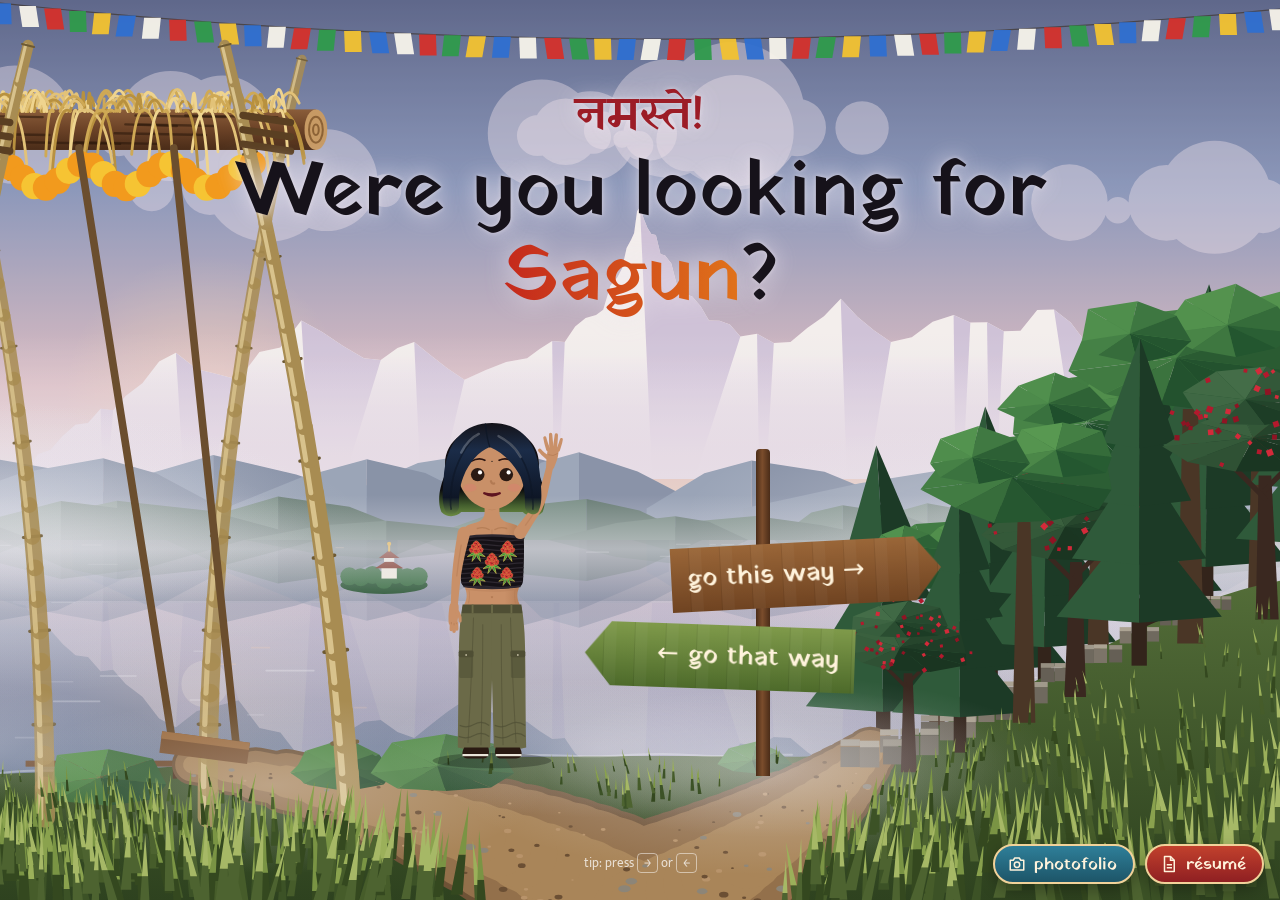
<file: index.html>
<!doctype html>
<html lang="en">
<head>
  <meta charset="utf-8" />
  <meta name="viewport" content="width=device-width, initial-scale=1" />
  <title>Sagun Bhandari</title>
  <meta name="description" content="Namaste! Were you looking for Sagun? Go this way for the portfolio, or that way for the fun stuff." />
  <meta name="theme-color" content="#2b3a67" />
  <link rel="icon" href="assets/favicon.svg" type="image/svg+xml" />
  <link rel="preconnect" href="https://fonts.googleapis.com" />
  <link rel="preconnect" href="https://fonts.gstatic.com" crossorigin />
  <link href="https://fonts.googleapis.com/css2?family=Mukta:wght@400;500;700&family=Yatra+One&family=JetBrains+Mono:wght@400;600&display=swap" rel="stylesheet" />
  <link rel="stylesheet" href="css/base.css" />
  <link rel="stylesheet" href="css/hello.css" />
  <link rel="prefetch" href="this-way.html" />
  <link rel="prefetch" href="that-way.html" />
  <link rel="prefetch" href="photos.html" />
</head>
<body class="hello">
  <canvas id="hello-scene" class="scene-canvas" aria-hidden="true"></canvas>

  <main class="hello__ui">
    <header class="hello__title">
      <p class="hello__namaste" lang="ne">नमस्ते!</p>
      <h1><span class="hello__line">Were you looking for</span> <span class="hello__line"><span class="hello__name">Sagun</span>?</span></h1>
    </header>

    <div class="crossroads">
      <div class="crossroads__sagun">
        <div class="crossroads__figure" data-sagun="wave"></div>
      </div>

      <nav class="signpost" aria-label="Choose a trail">
        <a class="sign sign--right" href="this-way.html" data-go="this">
          <span class="sign__main">go this way</span>
        </a>
        <a class="sign sign--left" href="that-way.html" data-go="that">
          <span class="sign__main">go that way</span>
        </a>
        <div class="signpost__pole"></div>
      </nav>
    </div>

    <p class="hello__keys" aria-hidden="true">tip: press <kbd>→</kbd> or <kbd>←</kbd></p>
  </main>

  <div class="corner-btns">
    <a class="resume-btn photos-btn" href="photos.html">
      <svg viewBox="0 0 24 24" width="18" height="18" aria-hidden="true"><path d="M3 7h4l2-3h6l2 3h4v13H3z" fill="none" stroke="currentColor" stroke-width="2" stroke-linejoin="round"/><circle cx="12" cy="13" r="3.6" fill="none" stroke="currentColor" stroke-width="2"/></svg>
      photofolio
    </a>
    <a class="resume-btn" href="assets/Sagun-Bhandari-Resume.pdf" target="_blank" rel="noopener">
      <svg viewBox="0 0 24 24" width="18" height="18" aria-hidden="true"><path d="M6 2h8l5 5v15H6z" fill="none" stroke="currentColor" stroke-width="2" stroke-linejoin="round"/><path d="M14 2v5h5M9 13h7M9 17h7" fill="none" stroke="currentColor" stroke-width="2"/></svg>
      résumé
    </a>
  </div>

  <div class="veil" aria-hidden="true"></div>

  <script src="js/scenery.js"></script>
  <script src="js/sagun.js"></script>
  <script src="js/hello.js"></script>
</body>
</html>
</file>
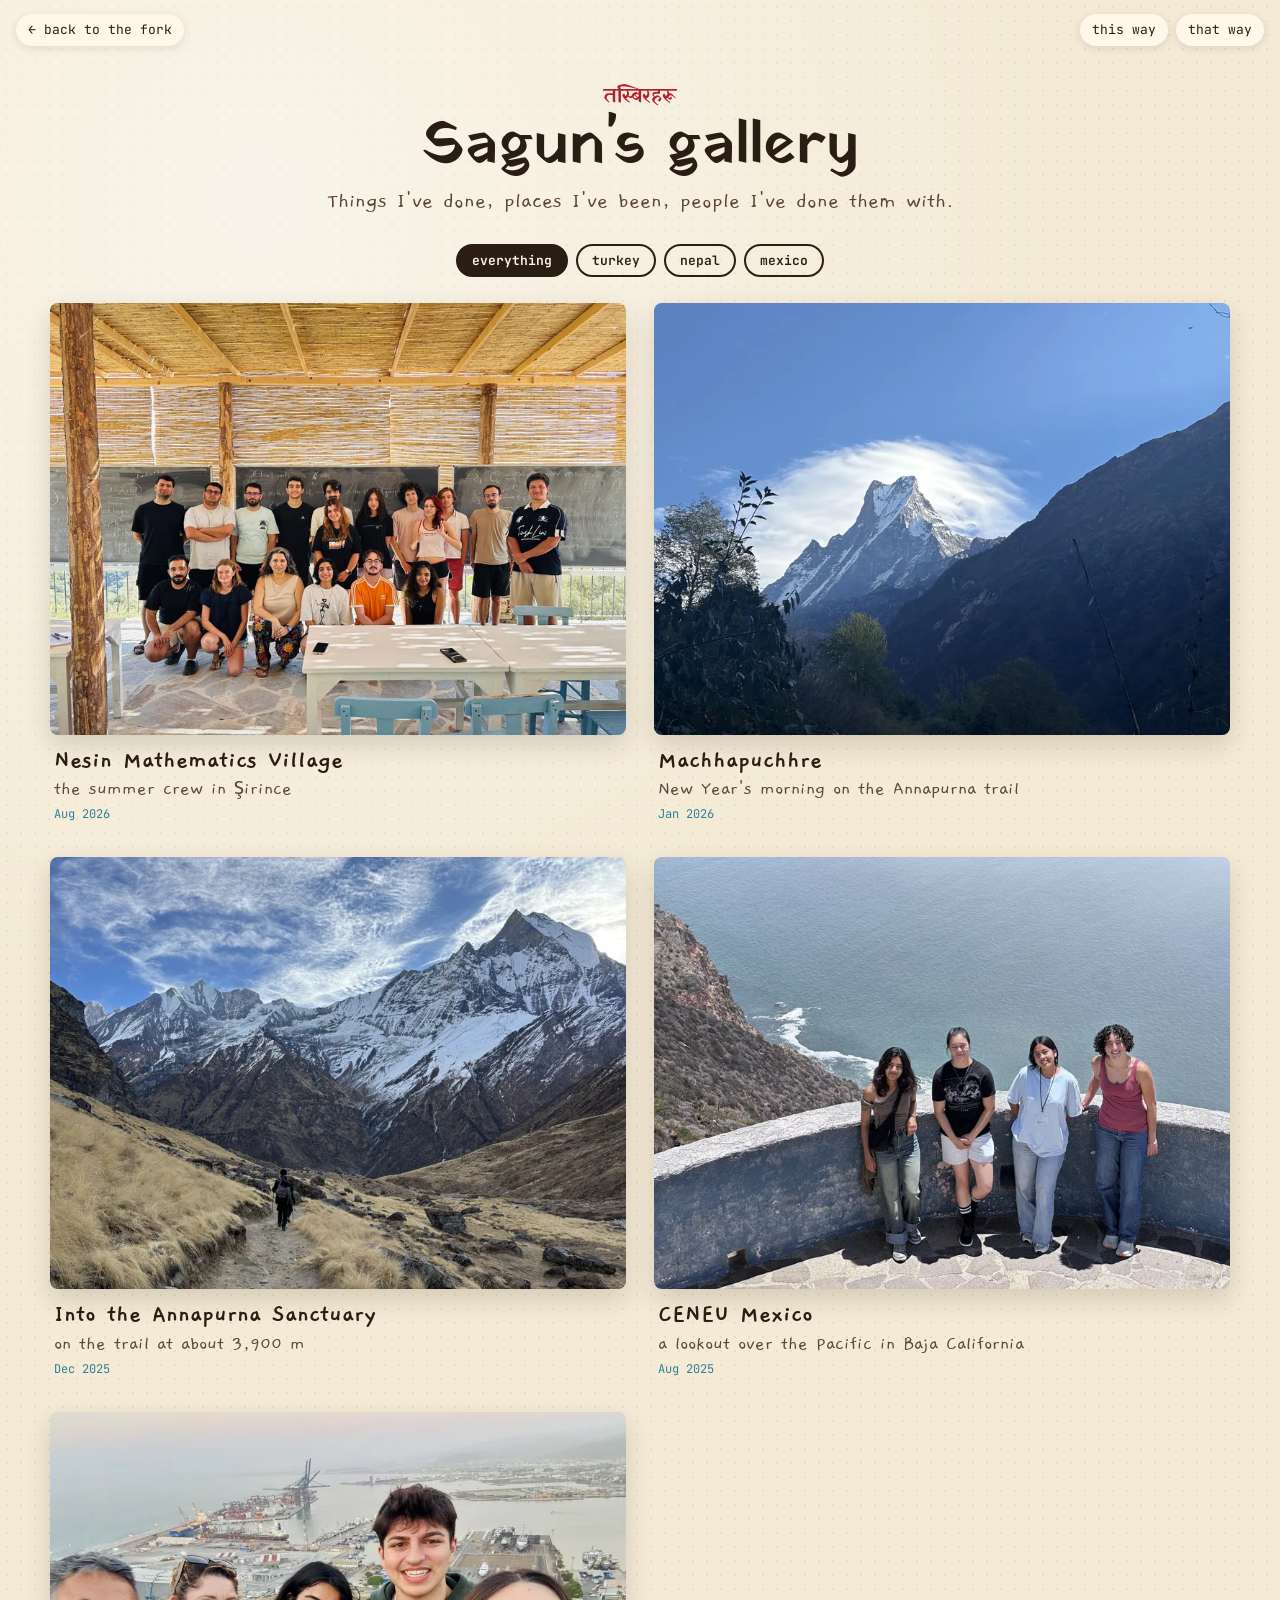
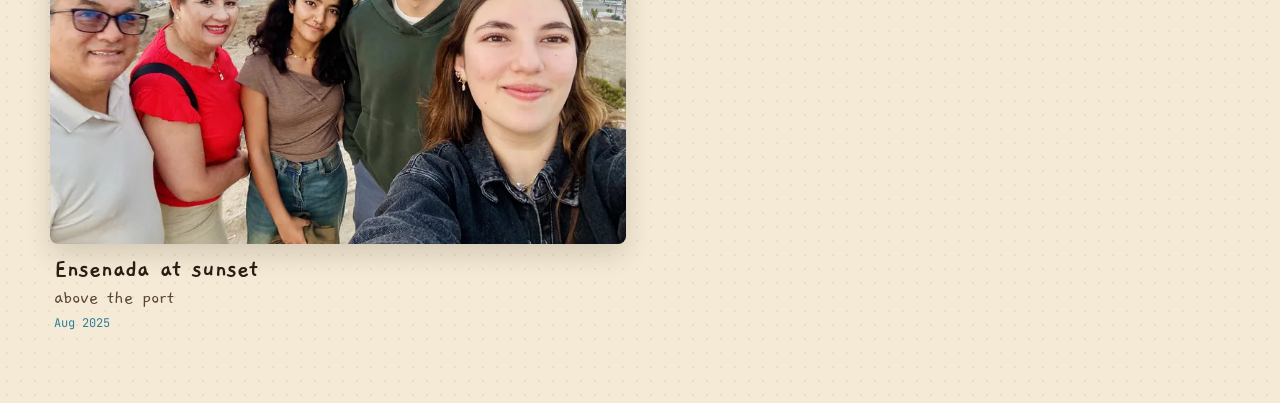
<file: photos.html>
<!doctype html>
<html lang="en">
<head>
  <meta charset="utf-8" />
  <meta name="viewport" content="width=device-width, initial-scale=1" />
  <title>Sagun's Gallery</title>
  <meta name="description" content="Photos of things Sagun has done: research, campus, Nepal, travel and everything in between." />
  <meta name="theme-color" content="#f4ead5" />
  <link rel="icon" href="assets/favicon.svg" type="image/svg+xml" />
  <link rel="preconnect" href="https://fonts.googleapis.com" />
  <link rel="preconnect" href="https://fonts.gstatic.com" crossorigin />
  <link href="https://fonts.googleapis.com/css2?family=Mukta:wght@400;500;700&family=Yatra+One&family=JetBrains+Mono:wght@400;600&family=Gaegu:wght@400;700&display=swap" rel="stylesheet" />
  <link rel="stylesheet" href="css/base.css" />
  <link rel="stylesheet" href="css/photos.css" />
</head>
<body class="album">
  <header class="album__top">
    <a href="index.html">← back to the fork</a>
    <nav>
      <a href="this-way.html">this way</a>
      <a href="that-way.html">that way</a>
    </nav>
  </header>

  <main class="album__main">
    <header class="album__head">
      <p class="album__kicker" lang="ne">तस्बिरहरू</p>
      <h1>Sagun's gallery</h1>
      <p class="album__sub">Things I've done, places I've been, people I've done them with.</p>
    </header>

    <div class="album__filters" role="toolbar" aria-label="Filter photos" hidden></div>

    <div class="gallery" aria-live="polite"></div>

    <div class="album__empty" hidden>
      <div class="album__blank" style="--r:-4deg"></div>
      <div class="album__blank" style="--r:3deg"></div>
      <div class="album__blank" style="--r:-2deg"></div>
      <p>Photos are still being developed. Check back soon 📸</p>
    </div>
  </main>

  <div class="lightbox" role="dialog" aria-modal="true" aria-label="Photo" hidden>
    <button class="lightbox__close" type="button" aria-label="Close">×</button>
    <button class="lightbox__nav lightbox__nav--prev" type="button" aria-label="Previous photo">‹</button>
    <figure class="lightbox__fig">
      <img class="lightbox__img" alt="" />
      <figcaption>
        <h2 class="lightbox__title"></h2>
        <p class="lightbox__caption"></p>
        <p class="lightbox__meta"></p>
      </figcaption>
    </figure>
    <button class="lightbox__nav lightbox__nav--next" type="button" aria-label="Next photo">›</button>
    <p class="lightbox__count" aria-hidden="true"></p>
  </div>

  <script src="js/content.js"></script>
  <script src="js/photos.js"></script>
</body>
</html>
</file>
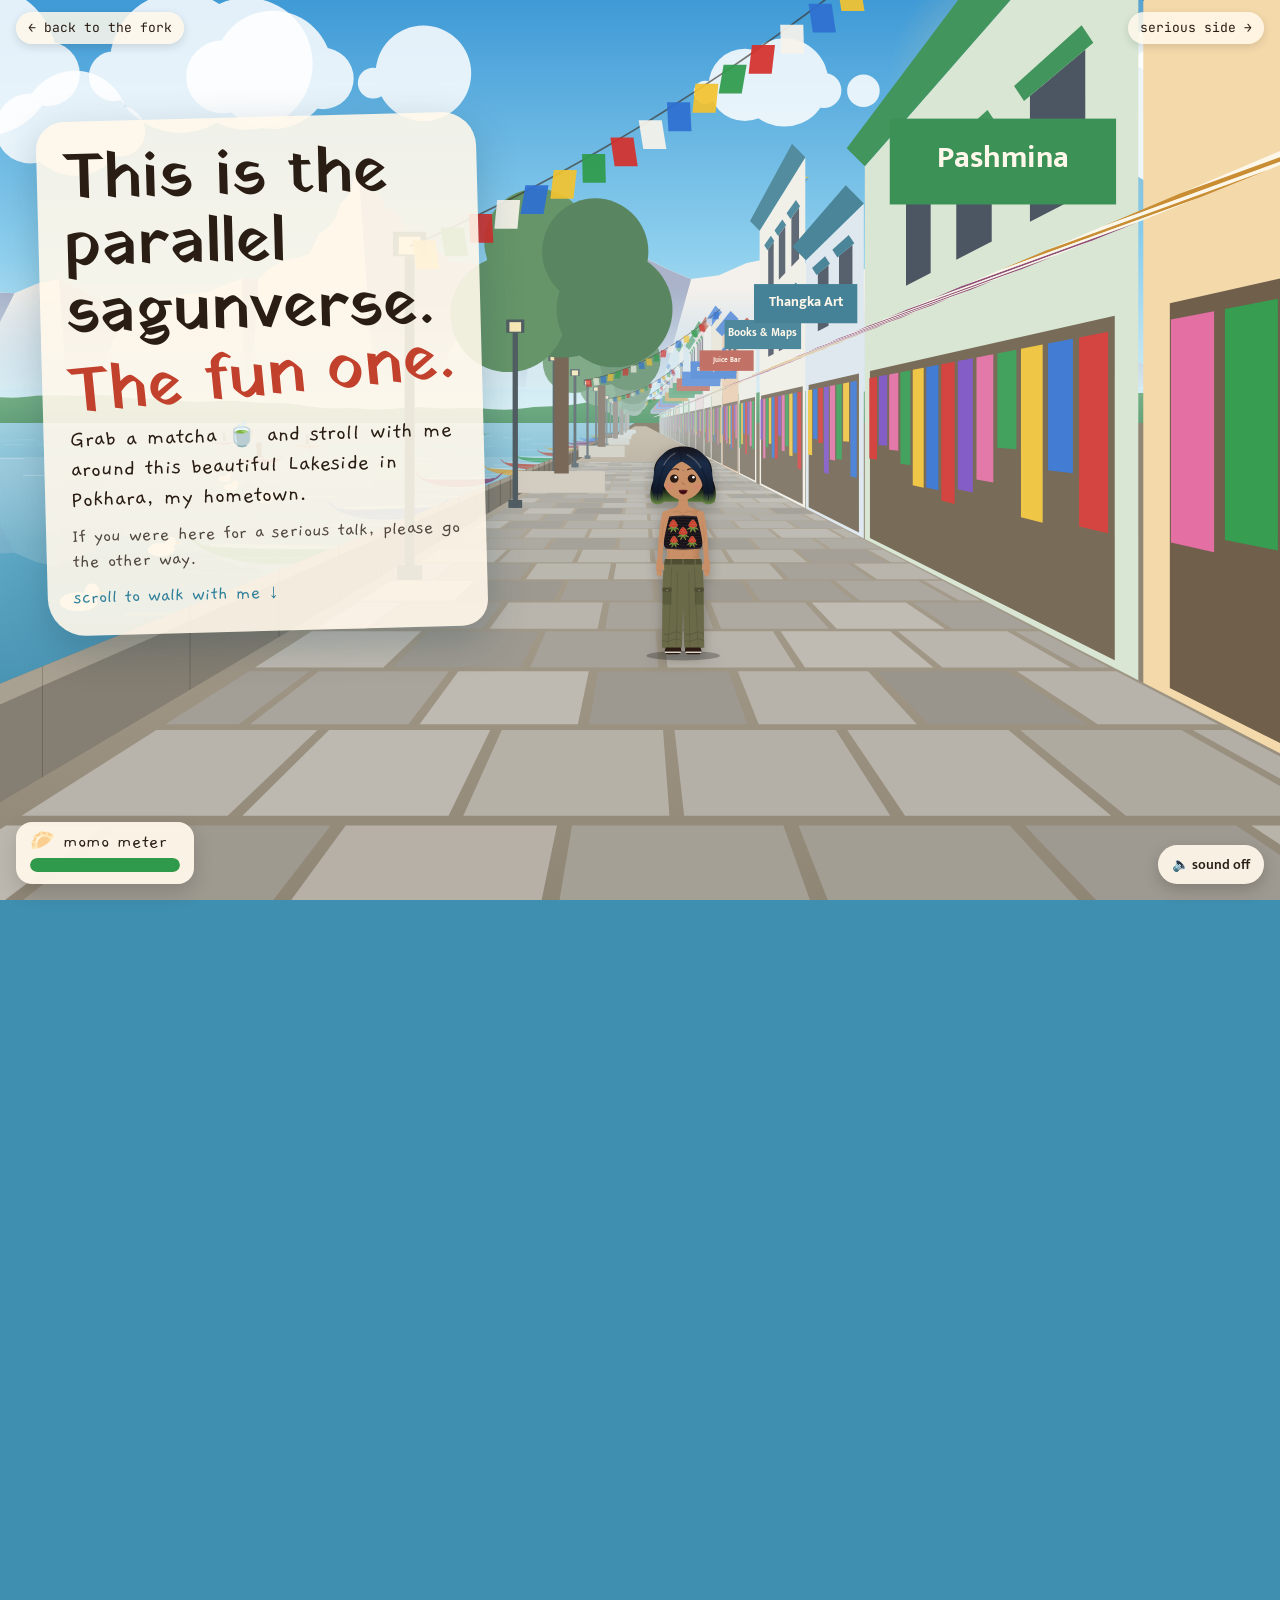
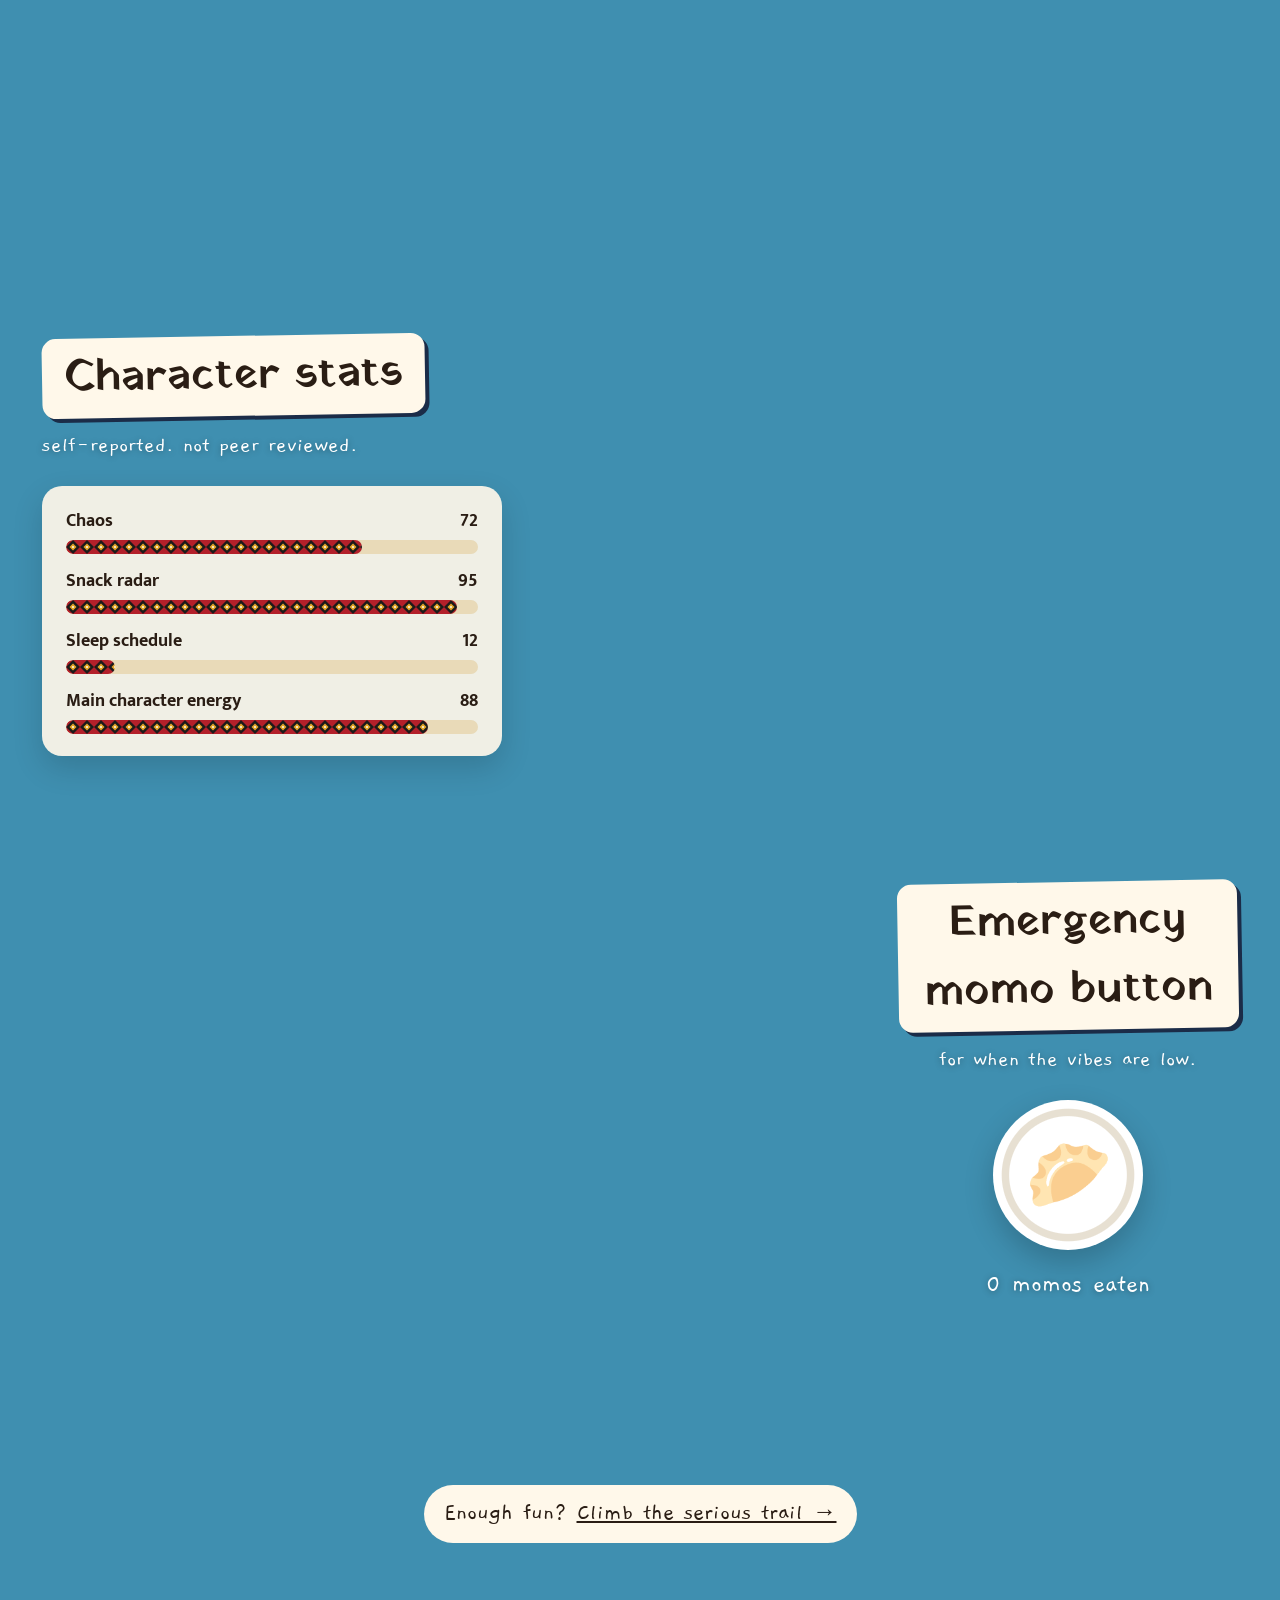
<file: that-way.html>
<!doctype html>
<html lang="en">
<head>
  <meta charset="utf-8" />
  <meta name="viewport" content="width=device-width, initial-scale=1" />
  <title>Sagun, Unserious</title>
  <meta name="description" content="The scenic route: Sagun's hobbies, random facts, and general nonsense on a walk along Phewa lakeside." />
  <meta name="theme-color" content="#4aa3c4" />
  <link rel="icon" href="assets/favicon.svg" type="image/svg+xml" />
  <link rel="preconnect" href="https://fonts.googleapis.com" />
  <link rel="preconnect" href="https://fonts.gstatic.com" crossorigin />
  <link href="https://fonts.googleapis.com/css2?family=Mukta:wght@400;500;700&family=Yatra+One&family=JetBrains+Mono:wght@400;600&family=Gaegu:wght@400;700&display=swap" rel="stylesheet" />
  <link rel="stylesheet" href="css/base.css" />
  <link rel="stylesheet" href="css/whimsy.css" />
</head>
<body class="whimsy">
  <canvas id="lake-scene" class="scene-canvas" aria-hidden="true"></canvas>

  <header class="w-top">
    <a href="index.html">← back to the fork</a>
    <a href="this-way.html">serious side →</a>
  </header>

  <button class="w-sagun" type="button" aria-label="Poke Sagun for a random fun fact">
    <span class="w-bubble" aria-hidden="true">psst. scroll and walk with me</span>
    <span class="w-sagun__fig" data-sagun="walker" data-idle="stand"></span>
  </button>

  <div class="w-photos" aria-live="polite"></div>

  <div class="momo-meter" aria-hidden="true">
    <span class="momo-meter__label">🥟 momo meter</span>
    <span class="momo-meter__bar"><span class="momo-meter__fill"></span></span>
  </div>

  <main class="w-main">
    <section class="w-hero">
      <div class="w-hero__text">
        <h1>This is the parallel sagunverse. <span>The fun one.</span></h1>
        <p class="w-intro">Grab a matcha 🍵 and stroll with me around this beautiful Lakeside in Pokhara, my hometown.</p>
        <p class="w-intro w-intro--aside">If you were here for a serious talk, please go the other way.</p>
        <p class="w-hint">scroll to walk with me ↓</p>
      </div>
    </section>

    <!-- the walk: Sagun yaps as you scroll through this stretch -->
    <section class="w-walk" aria-label="Things Sagun says on the walk">
      <ol class="visually-hidden" data-w="yap"></ol>
    </section>

    <section class="w-section">
      <h2>Character stats</h2>
      <p class="w-note">self-reported. not peer reviewed.</p>
      <div class="stats" data-w="stats"></div>
    </section>

    <section class="w-section w-momo">
      <h2>Emergency momo button</h2>
      <p class="w-note">for when the vibes are low.</p>
      <button class="momo" type="button" aria-label="Eat a momo">
        <span class="momo__plate" aria-hidden="true">🥟</span>
      </button>
      <p class="momo__count" aria-live="polite"><span id="momo-n">0</span> momos eaten</p>
      <p class="momo__msg" id="momo-msg"></p>
    </section>

    <footer class="w-foot">
      <p>Enough fun? <a href="this-way.html">Climb the serious trail →</a></p>
    </footer>
  </main>

  <script src="js/content.js"></script>
  <script src="js/audio.js"></script>
  <script src="js/scenery.js"></script>
  <script src="js/sagun.js"></script>
  <script src="js/whimsy.js"></script>
</body>
</html>
</file>
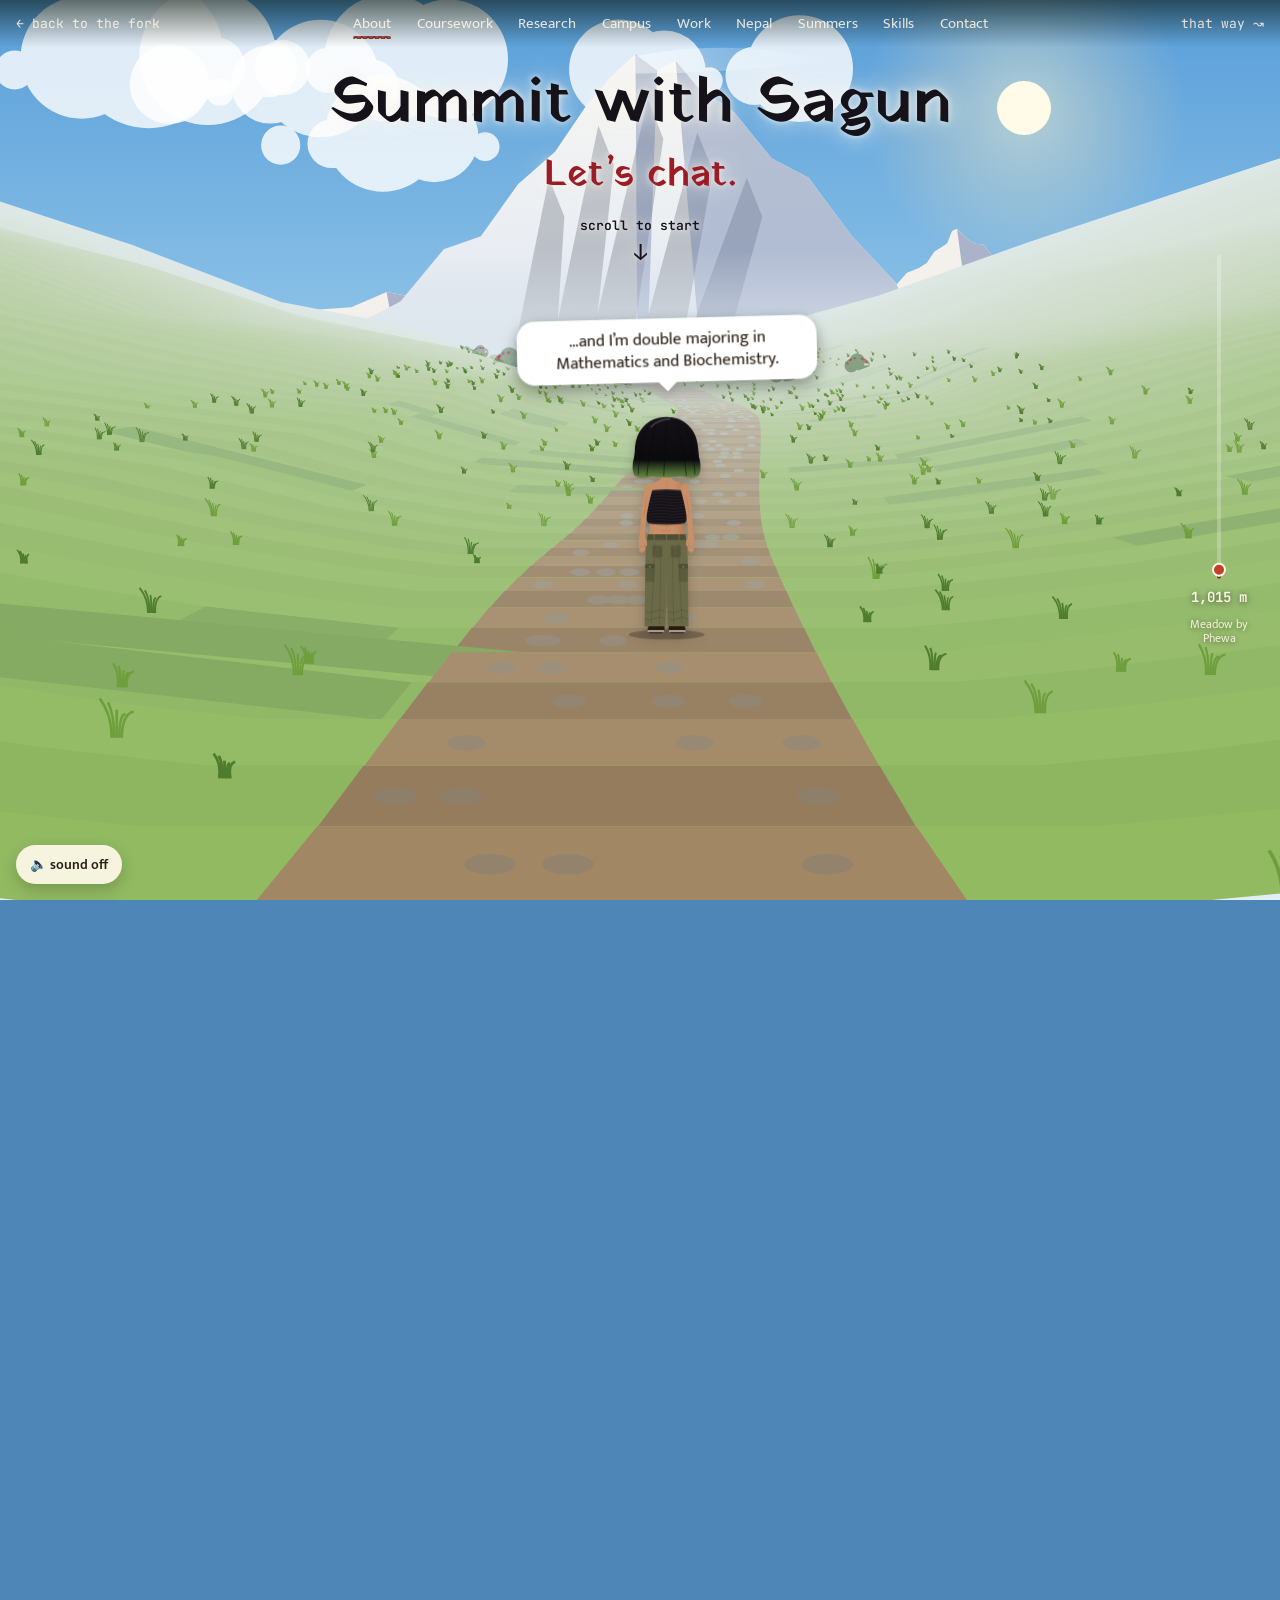
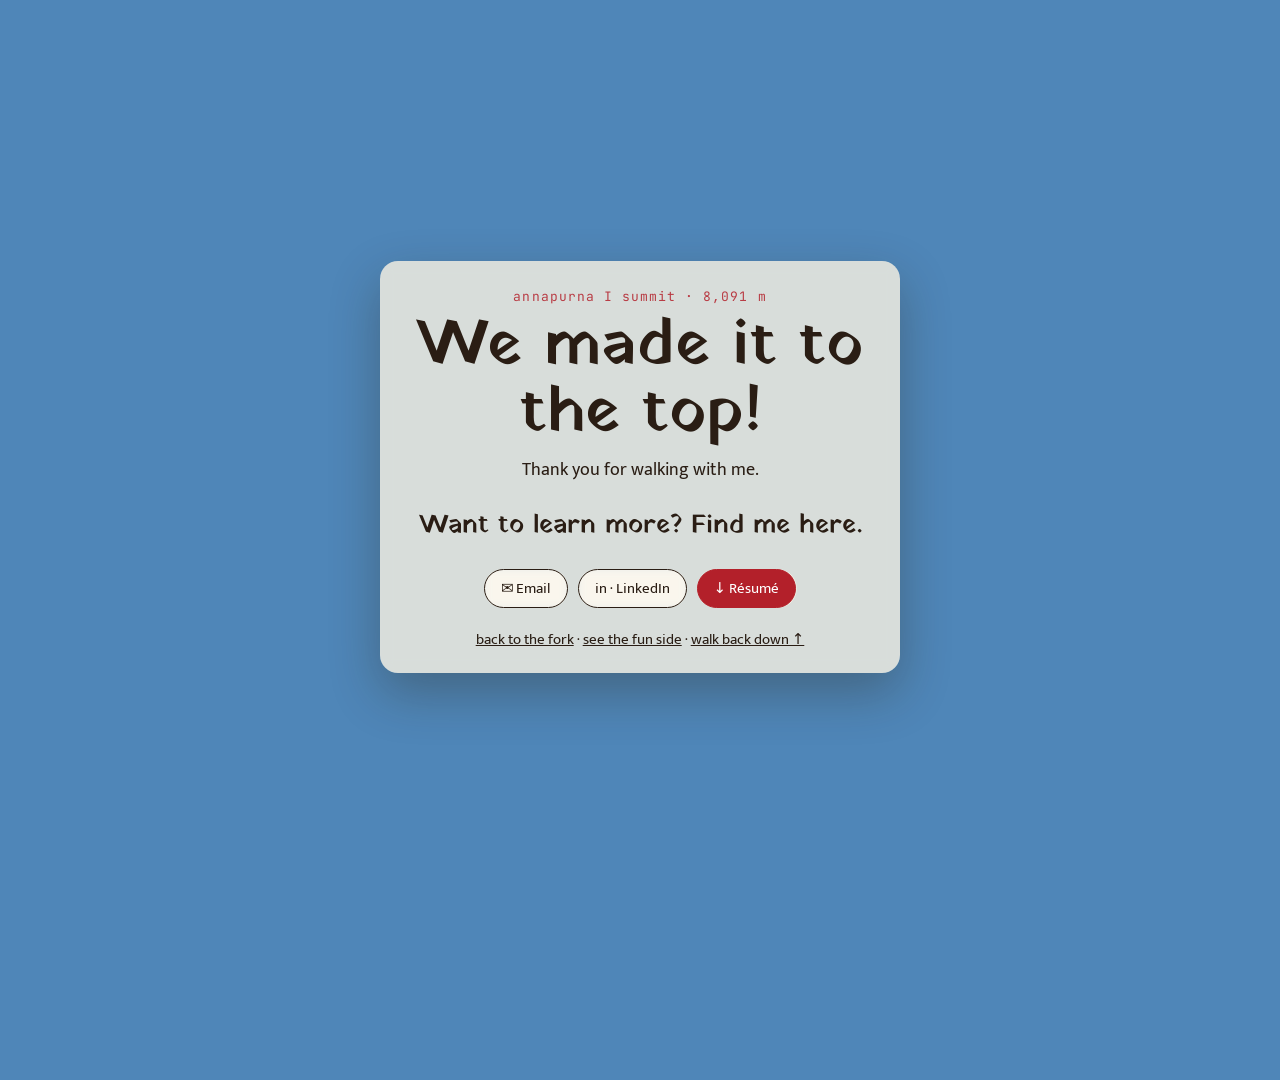
<file: this-way.html>
<!doctype html>
<html lang="en">
<head>
  <meta charset="utf-8" />
  <meta name="viewport" content="width=device-width, initial-scale=1" />
  <title>Sagun Bhandari · Portfolio</title>
  <meta name="description" content="Sagun Bhandari's portfolio — climb from Phewa lake to the summit of Annapurna I." />
  <meta name="theme-color" content="#13301f" />
  <link rel="icon" href="assets/favicon.svg" type="image/svg+xml" />
  <link rel="preconnect" href="https://fonts.googleapis.com" />
  <link rel="preconnect" href="https://fonts.gstatic.com" crossorigin />
  <link href="https://fonts.googleapis.com/css2?family=Mukta:wght@400;500;700&family=Yatra+One&family=JetBrains+Mono:wght@400;600&display=swap" rel="stylesheet" />
  <link rel="stylesheet" href="css/base.css" />
  <link rel="stylesheet" href="css/trail.css" />
</head>
<body class="trail">
  <canvas id="trail-scene" class="scene-canvas" aria-hidden="true"></canvas>

  <header class="topbar">
    <a class="topbar__back" href="index.html">← back to the fork</a>
    <nav class="topbar__nav" aria-label="Sections"></nav>
    <a class="topbar__alt" href="that-way.html" title="the fun side">that way ↝</a>
  </header>

  <!-- Sagun hiking ahead of you, chatting as you climb; positioned by js/trail.js -->
  <div class="hiker" aria-hidden="true">
    <span class="hiker__bubble"></span>
    <span class="hiker__fig" data-sagun="walker" data-idle="back" data-walk="backwalk"></span>
  </div>

  <!-- the card for whatever she's talking about right now -->
  <div class="climb-card" aria-live="polite"></div>

  <aside class="altimeter" aria-hidden="true">
    <div class="altimeter__track"><div class="altimeter__fill"></div><div class="altimeter__dot"></div></div>
    <div class="altimeter__read"><span id="alt-m">822</span> m</div>
    <div class="altimeter__label" id="alt-label">Phewa lakeside</div>
  </aside>

  <main id="trail-content">
    <section class="stage stage--intro" id="top">
      <div class="intro">
        <h1 class="intro__name">Summit with Sagun</h1>
        <p class="intro__go">Let’s chat.</p>
        <p class="intro__scroll">scroll to start<span>↓</span></p>
      </div>
    </section>

    <!-- the climb itself: a long stretch of scroll. js/trail.js drops a chapter
         anchor in here for each part of the story, so the nav links still work -->
    <section class="climb" id="climb" aria-label="Sagun’s story, told on the way up"></section>

    <section class="stage stage--summit" id="summit" data-alt="Annapurna I summit" data-nav="Contact">
      <div class="summit">
        <p class="intro__kicker">annapurna I summit · 8,091 m</p>
        <h2 class="summit__title">We made it to the top!</h2>
        <p class="summit__sub">Thank you for walking with me.</p>
        <div class="summit__contact">
          <h3>Want to learn more? Find me here.</h3>
          <div class="intro__links" data-fill="links"></div>
        </div>
        <p class="summit__foot">
          <a href="index.html">back to the fork</a> ·
          <a href="that-way.html">see the fun side</a> ·
          <a href="#top">walk back down ↑</a>
        </p>
      </div>
    </section>
  </main>

  <script src="js/content.js"></script>
  <script src="js/audio.js"></script>
  <script src="js/scenery.js"></script>
  <script src="js/sagun.js"></script>
  <script src="js/render.js"></script>
  <script src="js/trail.js"></script>
</body>
</html>
</file>
<file: css/base.css>
:root {
  --ink: #2a1d14;
  --ink-soft: #5b4636;
  --paper: #f4ead5;
  --paper-2: #e9dab8;
  --red: #b3202a;
  --gold: #e3a526;
  --forest: #13301f;
  --moss: #5b7f3a;
  --lake: #2f7f99;
  --wood: #6b4226;
  --wood-2: #8a5a35;
  --cream: #fff8ea;

  --font-display: "Yatra One", "Mukta", system-ui, sans-serif;
  --font-body: "Mukta", system-ui, -apple-system, "Segoe UI", sans-serif;
  --font-mono: "JetBrains Mono", ui-monospace, Menlo, monospace;

  /* Sagun's look — tweak the outfit here */
  --hair: #141217;            /* black */
  --hair-dark: #0b0a0d;
  --hair-tips: #6b8a43;       /* olive-green ends */
  --hair-tips-dark: #445f2e;
  --bangs: #1b2c48;           /* deep black-blue front pieces */
  --bangs-dark: #0e1626;
  --pants: #6b6a48;           /* olive cargo pants */
  --pants-dark: #4f4e34;
  --skin: #c99068;
  --skin-shade: #b27a53;
  --top: #151116;             /* black smocked tube top */
  --top-smock: #2e2830;
  --shoe: #2a1a12;

  /* dhaka-weave ribbon used as a motif everywhere */
  --dhaka: url("data:image/svg+xml,%3Csvg xmlns='http://www.w3.org/2000/svg' width='16' height='16'%3E%3Crect width='16' height='16' fill='%23b3202a'/%3E%3Cpath d='M0 8L8 0L16 8L8 16Z' fill='%231d1a1a'/%3E%3Cpath d='M4 8L8 4L12 8L8 12Z' fill='%23e3a526'/%3E%3Crect x='7' y='7' width='2' height='2' fill='%23fff6e4'/%3E%3C/svg%3E");
}

*,
*::before,
*::after {
  box-sizing: border-box;
}

html,
body {
  margin: 0;
  padding: 0;
}

body {
  font-family: var(--font-body);
  color: var(--ink);
  background: var(--forest);
  font-size: 18px;
  line-height: 1.55;
  -webkit-font-smoothing: antialiased;
  overflow-x: hidden;
}

a {
  color: inherit;
}

img,
svg {
  display: block;
  max-width: 100%;
}

.visually-hidden {
  position: absolute !important;
  width: 1px;
  height: 1px;
  overflow: hidden;
  clip: rect(0 0 0 0);
  white-space: nowrap;
}

.scene-canvas {
  position: fixed;
  inset: 0;
  width: 100%;
  height: 100%;
  z-index: 0;
  display: block;
}

.dhaka-strip {
  height: 10px;
  background: var(--dhaka);
  background-size: 10px 10px;
}

/* character animation */
.sagun {
  width: 100%;
  height: 100%;
  overflow: visible;
}
.sagun__arm-wave {
  transform-box: view-box;
  transform-origin: 131px 139px;
  animation: sagun-wave 1.4s ease-in-out infinite;
}
.sagun__head {
  transform-box: view-box;
  transform-origin: 100px 120px;
  animation: sagun-tilt 2.8s ease-in-out infinite;
}
.sagun__eyes {
  transform-box: view-box;
  transform-origin: 100px 86px;
  animation: sagun-blink 4.5s infinite;
}
@keyframes sagun-wave {
  0%, 100% { transform: rotate(0deg); }
  25% { transform: rotate(-16deg); }
  50% { transform: rotate(6deg); }
  75% { transform: rotate(-12deg); }
}
@keyframes sagun-tilt {
  0%, 100% { transform: rotate(-2deg); }
  50% { transform: rotate(3deg); }
}
@keyframes sagun-blink {
  0%, 94%, 100% { transform: scaleY(1); }
  96% { transform: scaleY(0.1); }
}

/* walking pose: legs scissor, arms swing, body bobs */
.sagun__leg,
.sagun__swing,
.sagun__body {
  transform-box: view-box;
}
.sagun__leg--l { transform-origin: 86px 210px; }
.sagun__leg--r { transform-origin: 114px 210px; }
.sagun__swing { transform-origin: 69px 139px; }
.sagun--walk .sagun__leg--l { animation: sagun-step 0.7s linear infinite; }
.sagun--walk .sagun__leg--r { animation: sagun-step 0.7s linear -0.35s infinite; }
.sagun--walk .sagun__swing--l { animation: sagun-swing 0.7s ease-in-out infinite; }
.sagun--walk .sagun__swing--r { animation: sagun-swing 0.7s ease-in-out -0.35s infinite; }
.sagun--walk .sagun__body { transform-origin: 100px 340px; animation: sagun-bob 0.35s ease-in-out infinite alternate; }
/* a clear stride: one leg lifts and swings forward while the other plants */
@keyframes sagun-step {
  0%, 100% { transform: rotate(-9deg) translateY(-9px); }
  25% { transform: rotate(0deg) translateY(-4px); }
  50% { transform: rotate(8deg) translateY(0); }
  75% { transform: rotate(0deg) translateY(0); }
}
@keyframes sagun-swing {
  0%, 100% { transform: rotate(14deg); }
  50% { transform: rotate(-14deg); }
}
@keyframes sagun-bob {
  from { transform: translateY(0) rotate(-1.5deg); }
  to { transform: translateY(-6px) rotate(1.5deg); }
}

/* a walker shows the wave pose when idle, the walk pose while moving */
.walker {
  display: block;
  aspect-ratio: 200 / 360;
}
.walker__pose {
  position: absolute;
  inset: 0;
  display: block;
  transition: opacity 0.15s;
}
.walker__pose--walk,
.walker.is-walking .walker__pose--wave {
  opacity: 0;
}
.walker.is-walking .walker__pose--walk {
  opacity: 1;
}

@media (prefers-reduced-motion: reduce) {
  *,
  *::before,
  *::after {
    animation-duration: 0.001ms !important;
    animation-iteration-count: 1 !important;
    transition-duration: 0.001ms !important;
    scroll-behavior: auto !important;
  }
  /* the walk cycle only plays while the reader is scrolling, so keep it */
  .sagun--walk .sagun__leg,
  .sagun--walk .sagun__swing,
  .sagun--walk .sagun__body {
    animation-duration: 0.7s !important;
    animation-iteration-count: infinite !important;
  }
  .sagun--walk .sagun__body {
    animation-duration: 0.35s !important;
  }
}

:focus-visible {
  outline: 3px solid var(--gold);
  outline-offset: 3px;
}

/* sound on/off */
.sound-toggle {
  position: fixed;
  z-index: 12;
  right: 16px;
  bottom: 16px;
  padding: 8px 14px;
  border: 0;
  border-radius: 99px;
  font: 600 14px var(--font-body);
  color: var(--ink);
  background: rgba(255, 248, 234, 0.92);
  box-shadow: 0 6px 16px rgba(0, 0, 0, 0.18);
  cursor: pointer;
}
.sound-toggle[aria-pressed="false"] {
  animation: sound-nudge 2.4s 2s ease-in-out 3;
}
@keyframes sound-nudge {
  0%, 100% { transform: none; }
  10% { transform: rotate(-6deg) scale(1.06); }
  20% { transform: rotate(5deg) scale(1.06); }
  30% { transform: none; }
}
/* on the climb the altimeter owns the bottom-right on phones */
body.trail .sound-toggle {
  left: 16px;
  right: auto;
}

/* talking: the smile gives way to a mouth that opens and closes */
.sagun__mouth {
  opacity: 0;
  transform-box: fill-box;
  transform-origin: 50% 30%;
}
.is-talking .sagun__smile {
  opacity: 0;
}
.is-talking .sagun__mouth {
  opacity: 1;
  animation: sagun-talk 0.26s ease-in-out infinite alternate;
}
@keyframes sagun-talk {
  from { transform: scaleY(0.25); }
  to { transform: scaleY(1); }
}
/* on the climb (seen from behind) a little head-bob while she talks */
.hiker.is-talking .hiker__fig {
  animation: hiker-nod 0.5s ease-in-out infinite alternate;
}
@keyframes hiker-nod {
  from { transform: translateY(0) rotate(-0.6deg); }
  to { transform: translateY(-1.5px) rotate(0.6deg); }
}
@media (prefers-reduced-motion: reduce) {
  .is-talking .sagun__mouth { animation-duration: 0.26s !important; animation-iteration-count: infinite !important; }
}
</file>
<file: css/hello.css>
body.hello {
  background: #2b3a67;
  min-height: 100vh;
  min-height: 100svh;
  overflow: hidden;
}

.hello__ui {
  position: relative;
  z-index: 1;
  height: 100vh;
  height: 100svh;
  display: flex;
  flex-direction: column;
  align-items: center;
  justify-content: space-between;
  padding: clamp(56px, 9vh, 90px) 16px clamp(12px, 3vh, 28px);
  transition: transform 0.9s cubic-bezier(0.6, 0, 0.3, 1), opacity 0.9s;
}

.hello__title {
  text-align: center;
  color: #16121a;
  /* soft pale glow so dark text holds up over the misty sky */
  text-shadow: 0 0 22px rgba(240, 232, 240, 0.85), 0 0 4px rgba(240, 232, 240, 0.6);
  animation: rise-in 1s 0.1s both;
}
.hello__namaste {
  margin: 0;
  font-family: var(--font-display);
  font-size: clamp(28px, 5vw, 46px);
  color: #9c1c26;
  letter-spacing: 0.02em;
}
.hello__title h1 {
  margin: 0;
  font-family: var(--font-display);
  font-weight: 400;
  font-size: clamp(24px, 6.2vw, 78px);
  line-height: 1.08;
}
.hello__line {
  display: block;
  white-space: nowrap;
}
.hello__name {
  background: linear-gradient(90deg, #c4281c, #e0731a);
  -webkit-background-clip: text;
  background-clip: text;
  color: transparent;
  text-shadow: none;
  filter: drop-shadow(0 0 12px rgba(240, 232, 240, 0.8));
}
.hello__sub {
  margin: 0.4em 0 0;
  font-size: clamp(16px, 2.2vw, 22px);
  opacity: 0.92;
}

/* ---------- the crossroads ---------- */
.crossroads {
  display: flex;
  align-items: flex-end;
  justify-content: center;
  gap: clamp(4px, 2vw, 28px);
  width: 100%;
  max-width: 760px;
  margin-bottom: clamp(0px, 2vh, 20px);
}

.crossroads__sagun {
  position: relative;
  height: clamp(200px, 44vh, 400px);
  aspect-ratio: 200 / 360;
  animation: rise-in 0.9s 0.35s both;
}
.crossroads__figure {
  width: 100%;
  height: 100%;
}

.bubble {
  position: absolute;
  top: -4%;
  right: -38%;
  background: var(--cream);
  color: var(--ink);
  font-family: var(--font-display);
  font-size: clamp(16px, 2.4vh, 22px);
  padding: 0.3em 0.75em;
  border-radius: 16px;
  box-shadow: 0 6px 18px rgba(0, 0, 0, 0.18);
  animation: bubble 3s 1.2s ease-in-out infinite both;
}
.bubble::after {
  content: "";
  position: absolute;
  left: 14px;
  bottom: -8px;
  border: 8px solid transparent;
  border-top-color: var(--cream);
  border-bottom: 0;
}

/* signpost */
.signpost {
  position: relative;
  height: clamp(190px, 38vh, 340px);
  width: clamp(150px, 30vw, 270px);
  display: flex;
  flex-direction: column;
  align-items: center;
  padding-top: 14%;
  gap: 8%;
  animation: rise-in 0.9s 0.55s both;
}
.signpost__pole {
  position: absolute;
  z-index: 0;
  left: 50%;
  top: 4%;
  bottom: 0;
  width: 14px;
  transform: translateX(-50%);
  background: linear-gradient(90deg, #4a2c18, #7b4d2c 45%, #4a2c18);
  border-radius: 4px 4px 0 0;
}
.signpost__cap {
  position: absolute;
  z-index: 1;
  top: 0;
  left: 50%;
  width: 26px;
  height: 18px;
  transform: translateX(-50%);
  background: var(--dhaka);
  background-size: 9px 9px;
  border-radius: 4px;
  box-shadow: 0 2px 4px rgba(0, 0, 0, 0.3);
}

.sign {
  position: relative;
  z-index: 1;
  display: flex;
  flex-direction: column;
  justify-content: center;
  width: 100%;
  min-height: 64px;
  padding: 10px 34px 10px 16px;
  text-decoration: none;
  color: #fff3dc;
  background:
    repeating-linear-gradient(
      90deg,
      rgba(0, 0, 0, 0.0) 0 18px,
      rgba(0, 0, 0, 0.08) 18px 19px,
      rgba(255, 255, 255, 0.03) 19px 31px
    ),
    linear-gradient(180deg, #9a6638, #6f4321);
  clip-path: polygon(0 0, calc(100% - 26px) 0, 100% 50%, calc(100% - 26px) 100%, 0 100%);
  filter: drop-shadow(0 6px 8px rgba(0, 0, 0, 0.35));
  transition: transform 0.25s cubic-bezier(0.3, 1.6, 0.5, 1);
  cursor: pointer;
}
.sign--right {
  transform: translateX(16%) rotate(-3deg);
}
.sign--left {
  transform: translateX(-16%) rotate(2deg);
  padding: 8px 16px 8px 34px;
  clip-path: polygon(26px 0, 100% 0, 100% 100%, 26px 100%, 0 50%);
  text-align: right;
  background:
    repeating-linear-gradient(
      90deg,
      rgba(0, 0, 0, 0.0) 0 18px,
      rgba(0, 0, 0, 0.08) 18px 19px,
      rgba(255, 255, 255, 0.03) 19px 31px
    ),
    linear-gradient(180deg, #7f9a4a, #4d6a2a);
}
.sign--right:hover,
.sign--right:focus-visible {
  transform: translateX(24%) rotate(-1deg) scale(1.04);
}
.sign--left:hover,
.sign--left:focus-visible {
  transform: translateX(-24%) rotate(0deg) scale(1.04);
}
.sign:focus-visible {
  outline: none;
  filter: drop-shadow(0 0 0 #fff) drop-shadow(0 0 6px var(--gold));
}
.sign__main {
  font-family: var(--font-display);
  font-size: clamp(18px, 2.6vw, 26px);
  line-height: 1.1;
}
.sign--right .sign__main::after {
  content: " →";
}
.sign--left .sign__main::before {
  content: "← ";
}
.sign__hint {
  font-size: clamp(11px, 1.4vw, 14px);
  opacity: 0.85;
  line-height: 1.2;
}

.hello__keys {
  margin: 0;
  font-size: 13px;
  color: rgba(255, 255, 255, 0.75);
}
.hello__keys kbd {
  font-family: var(--font-mono);
  font-size: 12px;
  padding: 1px 6px;
  border: 1px solid rgba(255, 255, 255, 0.5);
  border-radius: 4px;
}
@media (hover: none) {
  .hello__keys {
    visibility: hidden;
  }
}

/* ---------- leaving transitions ---------- */
.veil {
  position: fixed;
  inset: 0;
  z-index: 5;
  pointer-events: none;
  opacity: 0;
  transition: opacity 0.8s 0.25s;
}
body.go-this .veil {
  opacity: 1;
  background: radial-gradient(circle at 75% 70%, #1f4a2e, #0d2015 70%);
}
body.go-that .veil {
  opacity: 1;
  background: radial-gradient(circle at 25% 75%, #8fd0e4, #2f7f99 70%);
}
body.go-this .hello__ui {
  transform: translateX(-12%) scale(1.15);
  opacity: 0;
}
body.go-that .hello__ui {
  transform: translateX(12%) scale(1.15);
  opacity: 0;
}

@keyframes rise-in {
  from {
    opacity: 0;
    transform: translateY(24px);
  }
}
@keyframes bubble {
  0%, 100% { transform: translateY(0) rotate(-3deg); }
  50% { transform: translateY(-6px) rotate(2deg); }
}

@media (max-width: 520px) {
  .crossroads {
    gap: 0;
  }
  .crossroads__sagun {
    height: min(32vh, 280px);
  }
  .bubble {
    right: -10%;
    top: -10%;
  }
  .signpost {
    width: min(50vw, 200px);
    height: min(34vh, 280px);
  }
  .sign {
    min-height: 54px;
    padding: 8px 26px 8px 12px;
  }
  .sign--left {
    padding: 8px 12px 8px 26px;
  }
  .sign__main {
    font-size: 17px;
    white-space: nowrap;
  }
  .sign__hint {
    font-size: 11px;
  }
  .sign--right { transform: translateX(4%) rotate(-3deg); }
  .sign--left { transform: translateX(-4%) rotate(2deg); }
  .sign--right:hover, .sign--right:focus-visible { transform: translateX(8%) rotate(-1deg); }
  .sign--left:hover, .sign--left:focus-visible { transform: translateX(-8%) rotate(0deg); }
}

/* ---------- one-click résumé ---------- */
.corner-btns {
  position: fixed;
  z-index: 4;
  right: 16px;
  bottom: 16px;
  display: flex;
  gap: 10px;
}
.resume-btn {
  display: inline-flex;
  align-items: center;
  gap: 8px;
  padding: 9px 16px 9px 13px;
  border-radius: 99px;
  font-family: var(--font-display);
  font-size: 17px;
  line-height: 1;
  color: #fff3dc;
  text-decoration: none;
  background: linear-gradient(180deg, #c2412d, #8f1f22);
  border: 2px solid #f1d29a;
  box-shadow: 0 6px 16px rgba(0, 0, 0, 0.3);
  transition: transform 0.2s cubic-bezier(0.3, 1.6, 0.5, 1);
  animation: rise-in 0.9s 0.8s both;
}
.resume-btn:hover,
.resume-btn:focus-visible {
  transform: translateY(-3px) rotate(-2deg);
}
body.go-this .corner-btns,
body.go-that .corner-btns {
  opacity: 0;
  transition: opacity 0.4s;
}
.photos-btn {
  background: linear-gradient(180deg, #2f7f99, #1d5568);
  animation-delay: 0.7s;
}
@media (max-width: 520px) {
  .corner-btns {
    right: 12px;
    bottom: 12px;
    gap: 8px;
  }
  .resume-btn {
    font-size: 15px;
    padding: 7px 13px 7px 11px;
  }
}
@media (max-width: 520px), (hover: none) {
  .hello__keys {
    display: none;
  }
}
</file>
<file: css/photos.css>
/* Gallery page: justified rows of photos on warm paper */
.album {
  --hand: "Gaegu", "Mukta", cursive;
  min-height: 100vh;
  margin: 0;
  color: var(--ink);
  font-family: var(--font-body);
  background:
    radial-gradient(circle at 20% 10%, rgba(255, 255, 255, 0.5), transparent 40%),
    radial-gradient(rgba(107, 66, 38, 0.08) 1px, transparent 1.4px) 0 0 / 14px 14px,
    var(--paper);
}
.album.is-locked {
  overflow: hidden;
}

.album__top {
  display: flex;
  justify-content: space-between;
  align-items: center;
  gap: 12px;
  padding: 14px 16px;
  font-family: var(--font-mono);
  font-size: 13px;
}
.album__top nav {
  display: flex;
  gap: 8px;
}
.album__top a {
  padding: 6px 12px;
  border-radius: 99px;
  color: var(--ink);
  text-decoration: none;
  background: var(--cream);
  box-shadow: 0 2px 8px rgba(42, 29, 20, 0.12);
}
.album__top a:hover,
.album__top a:focus-visible {
  background: #fff;
}

.album__main {
  max-width: 1400px;
  margin: 0 auto;
  padding: 8px 20px 72px;
}
.album__head {
  text-align: center;
  margin: 14px 0 24px;
}
.album__kicker {
  margin: 0;
  font-family: var(--font-display);
  font-size: 20px;
  color: var(--red);
}
.album__head h1 {
  margin: 2px 0 6px;
  font-family: var(--font-display);
  font-weight: 400;
  font-size: clamp(36px, 6vw, 60px);
  line-height: 1.05;
}
.album__sub {
  margin: 0;
  font-family: var(--hand);
  font-size: 23px;
  color: var(--ink-soft);
}

/* category filters */
.album__filters {
  display: flex;
  flex-wrap: wrap;
  justify-content: center;
  gap: 8px;
  margin: 0 0 26px;
}
.chip {
  padding: 6px 14px;
  border: 2px solid var(--ink);
  border-radius: 99px;
  font: 600 13px var(--font-mono);
  color: var(--ink);
  background: transparent;
  cursor: pointer;
  text-transform: lowercase;
}
.chip:hover {
  background: rgba(42, 29, 20, 0.08);
}
.chip[aria-pressed="true"] {
  color: var(--cream);
  background: var(--ink);
}

/* the gallery: two columns you scroll down; photos keep their shape */
.gallery {
  display: flex;
  align-items: flex-start;
  gap: 28px;
  max-width: 1180px;
  margin: 0 auto;
}
.gallery__col {
  flex: 1;
  min-width: 0;
  display: flex;
  flex-direction: column;
  gap: 36px;
}
.tile {
  list-style: none;
  animation: tile-in 0.6s both;
}
.tile__btn {
  display: block;
  width: 100%;
  aspect-ratio: var(--ar);
  padding: 0;
  border: 0;
  border-radius: 8px;
  overflow: hidden;
  background: #e6d8ba;
  box-shadow: 0 10px 26px rgba(42, 29, 20, 0.16);
  cursor: zoom-in;
}
.tile__btn img {
  display: block;
  width: 100%;
  height: 100%;
  object-fit: cover;
  transition: transform 0.6s cubic-bezier(0.2, 0.8, 0.2, 1);
}
.tile__btn:hover img,
.tile__btn:focus-visible img {
  transform: scale(1.03);
}
.tile__btn:focus-visible {
  outline: 3px solid var(--red);
  outline-offset: 3px;
}
.tile__label {
  padding: 12px 4px 0;
}
.tile__label h3 {
  margin: 0;
  font-family: var(--hand);
  font-weight: 700;
  font-size: 26px;
  line-height: 1.05;
}
.tile__label p {
  margin: 3px 0 0;
  font-family: var(--hand);
  font-size: 20px;
  line-height: 1.2;
  color: var(--ink-soft);
}
.tile__label .tile__meta {
  margin-top: 6px;
  font-family: var(--font-mono);
  font-size: 12px;
  color: var(--lake);
}
@keyframes tile-in {
  from {
    opacity: 0;
    transform: translateY(16px);
  }
}

/* nothing uploaded yet */
.album__empty {
  display: flex;
  flex-wrap: wrap;
  justify-content: center;
  gap: 26px;
  padding-top: 10px;
}
.album__empty[hidden] {
  display: none;
}
.album__blank {
  width: 200px;
  height: 250px;
  border: 12px solid #fff;
  border-bottom-width: 56px;
  background: linear-gradient(135deg, #e9dab8, #cfe3e6);
  box-shadow: 0 10px 24px rgba(42, 29, 20, 0.16);
  transform: rotate(var(--r));
}
.album__empty p {
  flex-basis: 100%;
  margin: 10px 0 0;
  text-align: center;
  font-family: var(--hand);
  font-size: 24px;
  color: var(--ink-soft);
}

/* full-screen viewer */
.lightbox {
  position: fixed;
  inset: 0;
  z-index: 20;
  display: grid;
  grid-template-columns: auto 1fr auto;
  align-items: center;
  gap: 12px;
  padding: 20px;
  background: rgba(16, 11, 8, 0.94);
  animation: fade 0.2s both;
}
.lightbox[hidden] {
  display: none;
}
.lightbox__fig {
  display: flex;
  flex-direction: column;
  align-items: center;
  justify-content: center;
  height: 100%;
  min-width: 0;
  margin: 0;
}
.lightbox__img {
  display: block;
  max-width: 100%;
  max-height: calc(100vh - 150px);
  border-radius: 4px;
  object-fit: contain;
  box-shadow: 0 20px 60px rgba(0, 0, 0, 0.5);
  transition: opacity 0.2s;
  animation: pop 0.3s cubic-bezier(0.3, 1.4, 0.5, 1) both;
}
.lightbox__img.is-loading {
  opacity: 0.4;
}
.lightbox figcaption {
  max-width: 720px;
  padding-top: 14px;
  text-align: center;
  color: #f6eedd;
}
.lightbox__title {
  margin: 0;
  font-family: var(--hand);
  font-weight: 700;
  font-size: 28px;
  line-height: 1.05;
}
.lightbox__caption {
  margin: 4px 0 0;
  font-family: var(--hand);
  font-size: 21px;
  opacity: 0.9;
}
.lightbox__meta {
  margin: 6px 0 0;
  font-family: var(--font-mono);
  font-size: 12px;
  color: #9fd0de;
}
.lightbox__title:empty,
.lightbox__caption:empty,
.lightbox__meta:empty {
  display: none;
}
.lightbox__count {
  position: absolute;
  top: 22px;
  left: 22px;
  margin: 0;
  font-family: var(--font-mono);
  font-size: 12px;
  color: rgba(246, 238, 221, 0.7);
}
.lightbox__close,
.lightbox__nav {
  display: grid;
  place-items: center;
  width: 46px;
  height: 46px;
  border: 0;
  border-radius: 50%;
  font-size: 30px;
  line-height: 1;
  color: var(--ink);
  background: var(--cream);
  cursor: pointer;
}
.lightbox__nav[hidden] {
  display: grid;
  visibility: hidden;
}
.lightbox__close {
  position: absolute;
  top: 14px;
  right: 14px;
}
@keyframes fade {
  from {
    opacity: 0;
  }
}
@keyframes pop {
  from {
    transform: scale(0.96);
    opacity: 0;
  }
}

@media (max-width: 640px) {
  .album__main {
    padding: 4px 14px 56px;
  }
  .gallery__col {
    gap: 28px;
  }
  .tile__label h3 {
    font-size: 23px;
  }
  .tile__label p {
    font-size: 18px;
  }
  .lightbox {
    grid-template-columns: 1fr;
    padding: 64px 10px 16px;
  }
  .lightbox__nav {
    display: none;
  }
  .lightbox__nav[hidden] {
    display: none;
  }
}

@media (prefers-reduced-motion: reduce) {
  .tile,
  .lightbox,
  .lightbox__img {
    animation: none;
  }
  .tile__btn img {
    transition: none;
  }
}
</file>
<file: css/whimsy.css>
body.whimsy {
  background: #3f8fb0;
  --hand: "Gaegu", "Mukta", cursive;
  color: #2a1d14;
}

.w-top {
  position: fixed;
  z-index: 10;
  top: 0;
  left: 0;
  right: 0;
  display: flex;
  justify-content: space-between;
  gap: 12px;
  padding: 12px 16px;
  font-family: var(--font-mono);
  font-size: 13px;
}
.w-top a {
  white-space: nowrap;
  text-decoration: none;
  padding: 6px 12px;
  border-radius: 99px;
  background: rgba(255, 248, 234, 0.85);
  box-shadow: 0 3px 10px rgba(0, 0, 0, 0.12);
  transition: transform 0.2s;
}
.w-top a:hover {
  transform: rotate(-3deg) scale(1.05);
}

.w-main {
  position: relative;
  z-index: 1;
  max-width: 1100px;
  margin: 0 auto;
  padding: 0 16px 80px;
}

/* ---------- hero ---------- */
.w-hero {
  min-height: 100vh;
  min-height: 100svh;
  display: flex;
  align-items: flex-start;
  justify-content: center;
  gap: clamp(16px, 5vw, 70px);
  padding-top: max(80px, 13vh);
  flex-wrap: wrap;
}
.w-hero__text {
  max-width: 520px;
  padding: 22px 26px;
  border-radius: 28px 34px 26px 38px;
  background: rgba(255, 248, 234, 0.9);
  box-shadow: 0 14px 40px rgba(20, 60, 80, 0.25);
  transform: rotate(-1.5deg);
}
.w-kicker {
  margin: 0;
  font-family: var(--font-mono);
  font-size: 12px;
  color: #2f7f99;
}
.w-hero h1 {
  margin: 4px 0 8px;
  font-family: var(--font-display);
  font-weight: 400;
  font-size: clamp(36px, 6vw, 64px);
  line-height: 1.05;
}
.w-hero h1 span {
  display: inline-block;
  color: #c2412d;
  transform: rotate(-4deg);
  animation: wobble 2.4s ease-in-out infinite;
}
.w-intro {
  margin: 0;
  font-family: var(--hand);
  font-size: 24px;
  line-height: 1.25;
}
.w-hint {
  margin: 8px 0 0;
  font-family: var(--hand);
  font-size: 20px;
  color: #2f7f99;
}

/* Sagun strolling the pavement; positioned by js/whimsy.js */
.w-sagun {
  position: fixed;
  z-index: 6;
  padding: 0;
  border: 0;
  background: none;
  cursor: pointer;
  filter: drop-shadow(0 4px 6px rgba(0, 0, 0, 0.25));
}
.w-sagun__fig {
  position: relative;
  display: block;
  width: 100%;
  height: 100%;
}
.w-sagun .sagun__arm-wave {
  animation-duration: 0.6s;
}
.w-sagun:active .w-sagun__fig,
.w-sagun.is-poked .w-sagun__fig {
  animation: squish 0.4s;
}
.w-bubble {
  position: absolute;
  bottom: 96%;
  left: 50%;
  width: max-content;
  max-width: min(280px, 70vw);
  transform: translateX(-50%) rotate(-2deg);
  transform-origin: 50% 100%;
  padding: 10px 16px;
  border-radius: 18px;
  background: #fff;
  font-family: var(--hand);
  font-size: 21px;
  line-height: 1.2;
  color: #2a1d14;
  box-shadow: 0 8px 20px rgba(0, 0, 0, 0.15);
}
.w-bubble::after {
  content: "";
  position: absolute;
  top: 100%;
  left: 50%;
  margin-left: -9px;
  border: 9px solid transparent;
  border-top-color: #fff;
}

/* ---------- sections ---------- */
.w-section {
  margin: 14vh 0;
  text-align: center;
}
.w-section h2 {
  display: inline-block;
  margin: 0 0 8px;
  padding: 6px 22px;
  font-family: var(--font-display);
  font-weight: 400;
  font-size: clamp(28px, 4.5vw, 44px);
  background: #fff8ea;
  border-radius: 14px;
  box-shadow: 4px 4px 0 var(--bangs);
  transform: rotate(-1deg);
}
.w-note {
  margin: 4px 0 24px;
  font-family: var(--hand);
  font-size: 22px;
  color: #fff;
  text-shadow: 0 1px 6px rgba(0, 0, 0, 0.35);
}

/* prayer-flag line with polaroids */
.w-line {
  height: 20px;
  margin: 26px -16px -8px;
  background:
    repeating-linear-gradient(90deg,
      #2f6fd0 0 26px, transparent 26px 30px,
      #f7f3ea 30px 56px, transparent 56px 60px,
      #d4302b 60px 86px, transparent 86px 90px,
      #2f9a4b 90px 116px, transparent 116px 120px,
      #f2c230 120px 146px, transparent 146px 150px);
  border-top: 2px solid rgba(60, 50, 40, 0.7);
}
.polaroids {
  display: flex;
  flex-wrap: wrap;
  justify-content: center;
  gap: 26px 22px;
  padding-top: 8px;
}
.polaroid {
  width: 190px;
  padding: 12px 12px 14px;
  background: #fff;
  box-shadow: 0 10px 24px rgba(0, 0, 0, 0.2);
  transform-origin: 50% -14px;
  transform: rotate(var(--r, 0deg));
  transition: transform 0.4s cubic-bezier(0.3, 1.8, 0.5, 1);
  position: relative;
}
.polaroid::before {
  content: "";
  position: absolute;
  top: -12px;
  left: 50%;
  width: 14px;
  height: 22px;
  margin-left: -7px;
  border-radius: 3px;
  background: #b98b55;
  box-shadow: inset 0 -3px 0 rgba(0, 0, 0, 0.2);
}
.polaroid:hover,
.polaroid:focus-within {
  transform: rotate(calc(var(--r, 0deg) * -2)) scale(1.05);
}
.polaroid__pic {
  display: grid;
  place-items: center;
  aspect-ratio: 1;
  font-size: 64px;
  background: linear-gradient(135deg, #ffe6c2, #c8e8f2);
}
.polaroid h3 {
  margin: 10px 0 0;
  font-family: var(--hand);
  font-size: 24px;
  line-height: 1.1;
}
.polaroid p {
  margin: 4px 0 0;
  font-family: var(--hand);
  font-size: 18px;
  line-height: 1.15;
  color: #5b4636;
}

/* stats */
.stats {
  display: grid;
  gap: 14px;
  max-width: 560px;
  margin: 0 auto;
  padding: 22px 24px;
  text-align: left;
  border-radius: 20px;
  background: rgba(255, 248, 234, 0.92);
  box-shadow: 0 12px 30px rgba(0, 0, 0, 0.15);
}
.stat__row {
  display: flex;
  justify-content: space-between;
  font-weight: 700;
}
.stat__bar {
  height: 14px;
  margin-top: 4px;
  border-radius: 99px;
  background: #e9dab8;
  overflow: hidden;
}
.stat__bar span {
  display: block;
  height: 100%;
  width: 0;
  border-radius: 99px;
  background: var(--dhaka);
  background-size: 14px 14px;
  transition: width 1.4s cubic-bezier(0.2, 0.9, 0.3, 1.1);
}

/* boats */
.boats {
  display: flex;
  flex-wrap: wrap;
  justify-content: center;
  gap: 30px 18px;
  padding-top: 26px;
}
.boat {
  position: relative;
  padding: 0 0 18px;
  animation: bob 2.6s ease-in-out infinite;
  animation-delay: var(--d, 0s);
}
.boat__word {
  display: inline-block;
  padding: 6px 18px;
  font-family: var(--hand);
  font-size: 26px;
  background: #fff8ea;
  border-radius: 10px 10px 4px 4px;
}
.boat::after {
  content: "";
  position: absolute;
  left: -12px;
  right: -12px;
  bottom: 0;
  height: 20px;
  background: var(--c, #c2412d);
  clip-path: polygon(0 0, 100% 0, 88% 100%, 12% 100%);
  border-radius: 0 0 40% 40%;
}

/* momo */
.momo {
  border: 0;
  background: radial-gradient(circle, #fff 55%, #e7e0d2 56% 62%, #fff 63%);
  width: 150px;
  height: 150px;
  border-radius: 50%;
  font-size: 70px;
  cursor: pointer;
  box-shadow: 0 12px 30px rgba(0, 0, 0, 0.2);
  transition: transform 0.15s;
}
.momo:active {
  transform: scale(0.92) rotate(-6deg);
}
.momo__count {
  margin: 14px 0 0;
  font-family: var(--hand);
  font-size: 26px;
  color: #fff;
  text-shadow: 0 1px 6px rgba(0, 0, 0, 0.35);
}
.momo__msg {
  min-height: 1.4em;
  margin: 0;
  font-family: var(--hand);
  font-size: 22px;
  color: #fff8ea;
  text-shadow: 0 1px 6px rgba(0, 0, 0, 0.35);
}
.crumb {
  position: fixed;
  z-index: 20;
  pointer-events: none;
  font-size: 26px;
  animation: crumb 0.9s ease-out forwards;
}

.w-foot {
  text-align: center;
  font-family: var(--hand);
  font-size: 24px;
}
.w-foot p {
  display: inline-block;
  padding: 10px 20px;
  border-radius: 99px;
  background: #fff8ea;
}

.todo {
  background: repeating-linear-gradient(-45deg, rgba(227, 165, 38, 0.2) 0 8px, transparent 8px 16px);
  outline: 1px dashed rgba(179, 32, 42, 0.45);
}

@keyframes bob {
  0%, 100% { transform: translateY(0) rotate(-1deg); }
  50% { transform: translateY(-8px) rotate(1.5deg); }
}
@keyframes wobble {
  0%, 100% { transform: rotate(-4deg); }
  50% { transform: rotate(3deg) scale(1.05); }
}
@keyframes squish {
  40% { transform: scale(1.12, 0.86); }
  70% { transform: scale(0.95, 1.06); }
}
@keyframes crumb {
  to {
    transform: translate(var(--dx), var(--dy)) rotate(var(--rot)) scale(0.4);
    opacity: 0;
  }
}

/* ---------- the walk ---------- */
.w-walk {
  position: relative;
}
.w-sagun {
  transition: opacity 0.5s;
}
.w-sagun.is-away {
  opacity: 0;
  pointer-events: none;
}
.w-sagun.is-quiet .w-bubble {
  visibility: hidden;
}
.w-bubble {
  min-width: 120px;
  max-width: min(330px, 72vw);
}
.w-bubble.is-new {
  animation: bubble-pop 0.35s cubic-bezier(0.3, 1.6, 0.5, 1);
}
.w-bubble.todo {
  outline-offset: -4px;
}
@keyframes bubble-pop {
  from { transform: translateX(-50%) scale(0.6) rotate(-6deg); opacity: 0.4; }
  to { transform: translateX(-50%) rotate(-2deg); opacity: 1; }
}

/* ---------- momo meter: drains as she walks ---------- */
.momo-meter {
  position: fixed;
  z-index: 7;
  left: 16px;
  bottom: 16px;
  display: flex;
  flex-direction: column;
  gap: 6px;
  padding: 10px 14px 12px;
  border-radius: 16px;
  background: rgba(255, 248, 234, 0.94);
  box-shadow: 0 8px 20px rgba(0, 0, 0, 0.15);
  font-family: var(--hand);
  font-size: 20px;
  line-height: 1;
}
.momo-meter__bar {
  display: block;
  width: 150px;
  height: 14px;
  border-radius: 99px;
  background: #e9dab8;
  overflow: hidden;
}
.momo-meter__fill {
  display: block;
  height: 100%;
  width: 100%;
  border-radius: 99px;
  background: var(--fill, #2f9a4b);
  transition: width 0.4s ease, background 0.4s;
}
.momo-meter.is-full {
  animation: bubble-pop 0.5s cubic-bezier(0.3, 1.6, 0.5, 1);
}
@media (max-width: 520px) {
  .momo-meter {
    left: 12px;
    bottom: 12px;
    font-size: 17px;
  }
  .momo-meter__bar {
    width: 110px;
  }
}

/* ---------- popups hug the sides so the promenade stays clear ---------- */
@media (min-width: 900px) {
  .w-main {
    max-width: none;
  }
  .w-hero {
    justify-content: flex-start;
    padding-left: 2vw;
  }
  .w-hero__text {
    max-width: 440px;
  }
  .w-section {
    max-width: 460px;
    margin-left: 2vw;
    text-align: left;
  }
  .w-section.w-momo {
    max-width: 340px;
    margin-left: auto;
    margin-right: 2vw;
    text-align: center;
  }
}

/* ---------- polaroids that pop up beside her ---------- */
.w-photos {
  position: fixed;
  z-index: 5;
  right: max(16px, 3vw);
  top: 50%;
  transform: translateY(-50%);
  display: flex;
  flex-direction: column;
  align-items: flex-end;
  pointer-events: none;
}
.w-photo {
  width: clamp(140px, 13vw, 200px);
  margin: 0 0 -6px;
  padding: 10px 10px 12px;
  background: #fff;
  box-shadow: 0 12px 28px rgba(0, 0, 0, 0.25);
  transform: rotate(var(--r));
  animation: photo-pop 0.45s var(--d) cubic-bezier(0.3, 1.5, 0.5, 1) both;
}
.w-photo:nth-child(even) {
  margin-right: 34px;
}
.w-photo img {
  display: block;
  width: 100%;
  aspect-ratio: 1;
  object-fit: cover;
  background: #e9dab8;
}
.w-photo figcaption {
  margin-top: 6px;
  font-family: var(--hand);
  font-size: 19px;
  line-height: 1.1;
  text-align: center;
  color: #2a1d14;
}
@keyframes photo-pop {
  from { opacity: 0; transform: translateY(30px) scale(0.7) rotate(calc(var(--r) * -2)); }
  to { opacity: 1; transform: rotate(var(--r)); }
}
@media (max-width: 700px) {
  /* phones: a little row under the top bar, clear of her bubble */
  .w-photos {
    top: 62px;
    left: 12px;
    right: 12px;
    transform: none;
    flex-direction: row;
    justify-content: center;
    gap: 6px;
  }
  .w-photo {
    width: min(30vw, 112px);
    padding: 5px 5px 7px;
    margin: 0;
  }
  .w-photo:nth-child(even) {
    margin: 10px 0 0;
  }
  .w-photo figcaption {
    font-size: 15px;
  }
}
.w-intro--aside {
  margin-top: 10px;
  font-size: 20px;
  opacity: 0.8;
}
</file>
<file: css/trail.css>
body.trail {
  background: #4f86b8;
  color: var(--ink);
}

/* ---------- top bar ---------- */
.topbar {
  position: fixed;
  z-index: 10;
  top: 0;
  left: 0;
  right: 0;
  display: flex;
  align-items: center;
  justify-content: space-between;
  gap: 12px;
  padding: 12px 16px;
  color: var(--cream);
  font-size: 15px;
  background: linear-gradient(180deg, rgba(8, 20, 12, 0.6), rgba(8, 20, 12, 0));
}
.topbar a {
  text-decoration: none;
  opacity: 0.85;
  transition: opacity 0.2s;
}
.topbar a:hover,
.topbar a:focus-visible {
  opacity: 1;
}
.topbar__back,
.topbar__alt {
  font-family: var(--font-mono);
  font-size: 13px;
  white-space: nowrap;
}
.topbar__nav {
  display: flex;
  gap: clamp(10px, 2vw, 26px);
}
.topbar__nav a {
  position: relative;
}
.topbar__nav a.is-active::after {
  content: "";
  position: absolute;
  left: 0;
  right: 0;
  bottom: -4px;
  height: 3px;
  background: var(--dhaka);
  background-size: 6px 6px;
  border-radius: 2px;
}
@media (max-width: 760px) {
  .topbar__nav {
    display: none;
  }
}

/* ---------- altimeter ---------- */
.altimeter {
  position: fixed;
  z-index: 9;
  right: 16px;
  top: 50%;
  transform: translateY(-50%);
  display: flex;
  flex-direction: column;
  align-items: center;
  gap: 8px;
  color: var(--cream);
  text-shadow: 0 1px 6px rgba(0, 0, 0, 0.6);
  pointer-events: none;
}
.altimeter__track {
  position: relative;
  width: 4px;
  height: 36vh;
  border-radius: 2px;
  background: rgba(255, 255, 255, 0.25);
}
.altimeter__fill {
  position: absolute;
  left: 0;
  right: 0;
  bottom: 0;
  height: 0%;
  border-radius: 2px;
  background: var(--dhaka);
  background-size: 4px 4px;
}
.altimeter__dot {
  position: absolute;
  left: 50%;
  bottom: 0%;
  width: 14px;
  height: 14px;
  margin: 0 0 -7px -7px;
  border-radius: 50%;
  background: #c2412d;
  border: 2px solid var(--cream);
}
.altimeter__read {
  font-family: var(--font-mono);
  font-weight: 600;
  font-size: 14px;
}
.altimeter__label {
  font-size: 12px;
  max-width: 90px;
  text-align: center;
  line-height: 1.2;
  opacity: 0.85;
}
@media (max-width: 760px) {
  .altimeter {
    top: auto;
    bottom: 12px;
    right: 12px;
    transform: none;
    flex-direction: row;
    padding: 4px 10px;
    border-radius: 99px;
    background: rgba(10, 25, 15, 0.55);
  }
  .altimeter__track,
  .altimeter__label {
    display: none;
  }
}

/* ---------- stages ---------- */
#trail-content {
  position: relative;
  z-index: 2;
}

.stage {
  position: relative;
  min-height: 120vh;
  padding: 18vh 16px 10vh;
  max-width: 1200px;
  margin: 0 auto;
}
.stage--tall {
  min-height: 160vh;
}
.stage--gap {
  min-height: 90vh;
}

/* intro */
.stage--intro {
  min-height: 100vh;
  display: flex;
  align-items: center;
  justify-content: center;
  text-align: center;
  padding-top: 10vh;
}
.intro {
  color: var(--cream);
  text-shadow: 0 2px 22px rgba(0, 0, 0, 0.55);
  max-width: 760px;
}
.intro__kicker {
  margin: 0 0 6px;
  font-family: var(--font-mono);
  font-size: 13px;
  letter-spacing: 0.08em;
  opacity: 0.85;
}
.intro__name {
  margin: 0;
  font-family: var(--font-display);
  font-weight: 400;
  font-size: clamp(46px, 9vw, 108px);
  line-height: 1;
}
.intro__headline {
  margin: 0.4em 0 0;
  font-size: clamp(18px, 2.4vw, 24px);
}
.intro__loc {
  margin: 0.2em 0 0;
  opacity: 0.85;
}
.intro__loc:empty {
  display: none;
}
.intro__links {
  display: flex;
  flex-wrap: wrap;
  gap: 10px;
  justify-content: center;
  margin-top: 22px;
}
.intro__scroll {
  margin-top: 9vh;
  font-family: var(--font-mono);
  font-size: 13px;
  opacity: 0.85;
}
.intro__scroll span {
  display: block;
  font-size: 22px;
  animation: nudge 1.6s ease-in-out infinite;
}
@keyframes nudge {
  50% {
    transform: translateY(8px);
  }
}

.pill {
  display: inline-block;
  padding: 7px 16px;
  border-radius: 99px;
  border: 1.5px solid rgba(255, 248, 234, 0.75);
  background: rgba(15, 35, 22, 0.35);
  color: var(--cream);
  text-decoration: none;
  font-size: 15px;
  text-shadow: none;
  backdrop-filter: blur(4px);
  transition: background 0.2s, transform 0.2s;
}
.pill:hover,
.pill:focus-visible {
  background: rgba(255, 248, 234, 0.2);
  transform: translateY(-2px);
}
.pill--solid {
  background: var(--red);
  border-color: var(--red);
}

/* ---------- lokta paper cards ---------- */
.lokta {
  position: relative;
  max-width: 540px;
  padding: 0 28px 24px;
  background:
    radial-gradient(circle at 20% 30%, rgba(140, 110, 60, 0.08) 0 1px, transparent 2px) 0 0 / 7px 9px,
    radial-gradient(circle at 70% 60%, rgba(140, 110, 60, 0.07) 0 1px, transparent 2px) 0 0 / 11px 13px,
    linear-gradient(170deg, #f7eedb, #ecdfc2);
  border-radius: 3px 5px 4px 6px;
  box-shadow:
    0 1px 0 rgba(255, 255, 255, 0.5) inset,
    0 18px 40px rgba(0, 0, 0, 0.35),
    0 3px 8px rgba(0, 0, 0, 0.2);
}
.lokta > .dhaka-strip {
  margin: 0 -28px 18px;
  border-radius: 3px 5px 0 0;
}
.lokta::before {
  /* string it hangs from */
  content: "";
  position: absolute;
  top: -34px;
  left: 50%;
  width: 2px;
  height: 34px;
  background: rgba(240, 225, 190, 0.6);
}
.lokta--left {
  margin-right: auto;
  margin-left: max(0px, 4vw);
  --tilt: -1.2deg;
}
.lokta--right {
  margin-left: auto;
  margin-right: max(0px, 6vw);
  --tilt: 1.2deg;
}
.lokta h2,
.section-sign h2 {
  margin: 0 0 12px;
  font-family: var(--font-display);
  font-weight: 400;
  font-size: clamp(30px, 4vw, 42px);
  line-height: 1.1;
}
.lokta h2 span,
.section-sign h2 span {
  display: block;
  font-family: var(--font-body);
  font-size: 0.45em;
  color: var(--red);
  letter-spacing: 0.04em;
}
.lokta h3 {
  margin: 0;
  font-size: 22px;
  line-height: 1.2;
}
.lokta p {
  margin: 0 0 12px;
}
.lokta__kicker {
  margin: 0 0 4px !important;
  font-family: var(--font-mono);
  font-size: 12px;
  color: var(--ink-soft);
}
.lokta ul {
  margin: 10px 0 0;
  padding-left: 20px;
}
.lokta li {
  margin-bottom: 6px;
}
.job__when {
  margin: 0 0 4px !important;
  font-family: var(--font-mono);
  font-size: 12px;
  color: var(--red);
}
.job__org {
  margin: 2px 0 0 !important;
  font-weight: 500;
  color: var(--ink-soft);
}

.section-sign {
  display: inline-block;
  margin: 0 0 8vh max(0px, 4vw);
  padding: 14px 26px 10px;
  color: #fff3dc;
  background:
    repeating-linear-gradient(90deg, transparent 0 22px, rgba(0, 0, 0, 0.08) 22px 23px),
    linear-gradient(180deg, #8f5e33, #5f3a1d);
  border-radius: 4px;
  box-shadow: 0 14px 30px rgba(0, 0, 0, 0.4);
  --tilt: -2deg;
}
.section-sign .lokta__kicker {
  color: #f1d8ad;
}
.section-sign h2 span {
  color: #ffd27a;
}

.timeline {
  display: flex;
  flex-direction: column;
  gap: 18vh;
}

/* ---------- stone tablets for projects ---------- */
.projects {
  display: grid;
  grid-template-columns: repeat(auto-fit, minmax(260px, 1fr));
  gap: 28px;
  max-width: 1000px;
  margin: 0 auto;
}
.stone {
  position: relative;
  padding: 24px 24px 20px;
  color: #f4f0e6;
  background:
    radial-gradient(circle at 30% 20%, rgba(255, 255, 255, 0.08), transparent 60%),
    radial-gradient(circle at 80% 90%, rgba(0, 0, 0, 0.2), transparent 50%),
    linear-gradient(160deg, #7c776c, #545048);
  border-radius: 22px 30px 18px 26px / 26px 18px 30px 22px;
  box-shadow:
    inset 0 2px 0 rgba(255, 255, 255, 0.12),
    inset 0 -6px 0 rgba(0, 0, 0, 0.15),
    0 16px 34px rgba(0, 0, 0, 0.4);
  --tilt: 0deg;
}
.stone::after {
  /* moss */
  content: "";
  position: absolute;
  left: 10%;
  top: -6px;
  width: 38%;
  height: 14px;
  border-radius: 10px;
  background: radial-gradient(circle at 30% 60%, #6f9a3e, #3f6a25);
  opacity: 0.9;
}
.stone h3 {
  margin: 0 0 8px;
  font-family: var(--font-display);
  font-weight: 400;
  font-size: 24px;
}
.stone p {
  margin: 0 0 10px;
}
.stone__tags {
  display: flex;
  flex-wrap: wrap;
  gap: 6px;
}
.stone__tags span {
  font-family: var(--font-mono);
  font-size: 12px;
  padding: 2px 8px;
  border-radius: 99px;
  background: rgba(0, 0, 0, 0.25);
}
.stone__link {
  font-weight: 700;
  color: #ffd27a;
  text-decoration: none;
}

.skillgroup + .skillgroup {
  margin-top: 14px;
}
.skillgroup h3 {
  font-size: 16px;
  margin-bottom: 6px;
}
.chips {
  display: flex;
  flex-wrap: wrap;
  gap: 8px;
}
.chips span {
  padding: 3px 12px;
  border-radius: 99px;
  background: #fff8ea;
  border: 1.5px solid #c9b48a;
  font-size: 15px;
}
.edu + .edu {
  margin-top: 18px;
}

/* placeholders stand out so nothing ships half-done by accident */
.todo {
  background: repeating-linear-gradient(-45deg, rgba(227, 165, 38, 0.18) 0 8px, transparent 8px 16px);
  outline: 1px dashed rgba(179, 32, 42, 0.5);
  outline-offset: 2px;
}

/* ---------- reveal ---------- */
.reveal {
  opacity: 0;
  transform: translateY(50px) rotate(calc(var(--tilt, 0deg) * 3));
  transition: opacity 0.8s ease, transform 0.9s cubic-bezier(0.2, 0.9, 0.3, 1.2);
}
.reveal.is-in {
  opacity: 1;
  transform: rotate(var(--tilt, 0deg));
}

/* ---------- summit ---------- */
.stage--summit {
  min-height: 130vh;
  display: flex;
  align-items: flex-start;
  justify-content: center;
  text-align: center;
  padding-top: 14vh;
}
.summit {
  max-width: 680px;
  color: #2a1d14;
  padding: 26px 26px 22px;
  border-radius: 18px;
  background: rgba(255, 246, 228, 0.78);
  backdrop-filter: blur(6px);
  box-shadow: 0 20px 50px rgba(40, 30, 10, 0.3);
}
.summit .intro__kicker {
  color: var(--red);
}
.summit__title {
  margin: 0;
  font-family: var(--font-display);
  font-weight: 400;
  font-size: clamp(34px, 6vw, 64px);
  line-height: 1.05;
}
.summit__sub {
  margin: 0.5em 0 0;
}
.summit__contact h3 {
  margin: 22px 0 0;
  font-family: var(--font-display);
  font-weight: 400;
  font-size: 26px;
}
.summit__contact h3 span {
  font-family: var(--font-body);
  font-size: 0.6em;
  color: var(--red);
}
.summit .pill {
  color: var(--ink);
  border-color: var(--ink);
  background: rgba(255, 255, 255, 0.4);
}
.summit .pill--solid {
  color: #fff;
  background: var(--red);
  border-color: var(--red);
}
.summit__foot {
  margin: 20px 0 0;
  font-size: 15px;
}
.summit__sagun {
  position: absolute;
  bottom: 6vh;
  left: max(16px, 8vw);
  width: clamp(90px, 13vw, 150px);
  aspect-ratio: 200 / 360;
}
@media (max-width: 760px) {
  .stage {
    min-height: 110vh;
    padding-top: 14vh;
  }
  .stage--tall {
    min-height: 140vh;
  }
  .lokta,
  .lokta--left,
  .lokta--right {
    margin-left: 0;
    margin-right: 0;
    padding: 0 20px 18px;
  }
  .lokta > .dhaka-strip {
    margin: 0 -20px 16px;
  }
  .section-sign {
    margin-left: 0;
  }
  .summit__sagun {
    left: 12px;
    bottom: 2vh;
  }
}
.honors__title {
  margin-top: 16px !important;
  font-size: 18px !important;
}

/* ---------- keep the trail clear: cards hug the sides ---------- */
.intro__go {
  margin: 7vh 0 0;
  font-family: var(--font-display);
  font-size: clamp(24px, 3.4vw, 38px);
  line-height: 1.15;
}
.intro__go + .intro__scroll {
  margin-top: 2vh;
}
@media (min-width: 900px) {
  .stage {
    max-width: none;
  }
  .lokta {
    max-width: 400px;
  }
  .lokta--left {
    margin-left: 2vw;
  }
  .lokta--right {
    margin-right: max(96px, 7vw); /* clear of the altimeter */
  }
  .section-sign {
    margin-left: 2vw;
  }
  .projects {
    display: flex;
    flex-direction: column;
    gap: 12vh;
    max-width: none;
  }
  .stone {
    width: 340px;
  }
  .stone:nth-child(odd) {
    margin-right: auto;
    margin-left: 2vw;
  }
  .stone:nth-child(even) {
    margin-left: auto;
    margin-right: max(96px, 7vw);
  }
  .summit {
    max-width: 520px;
  }
}

/* intro: dark ink with a pale halo so it reads over sky and meadow */
.stage--intro .intro {
  color: #16121a;
  text-shadow: 0 0 24px rgba(248, 244, 236, 0.95), 0 0 6px rgba(248, 244, 236, 0.85);
}
.stage--intro .intro__name {
  font-size: clamp(44px, 8vw, 96px);
}
.stage--intro .intro__go {
  color: #9c1c26;
}
.stage--intro .intro__scroll {
  opacity: 1;
  font-weight: 600;
}

/* ---------- Sagun hiking ahead, with her speech bubble ---------- */
.hiker {
  position: fixed;
  z-index: 1;
  left: 0;
  top: 0;
  pointer-events: none;
  will-change: transform;
  filter: drop-shadow(0 4px 6px rgba(0, 0, 0, 0.2));
}
.hiker__fig {
  position: relative;
  display: block;
  width: 100%;
  height: 100%;
}
.hiker__bubble {
  position: absolute;
  bottom: 100%;
  left: 50%;
  width: max-content;
  max-width: min(300px, 70vw);
  margin-bottom: 8px;
  padding: 10px 16px;
  border-radius: 18px;
  background: #fff;
  color: #2a1d14;
  font-size: 17px;
  line-height: 1.3;
  text-align: center;
  transform: translateX(-50%) rotate(-1.5deg);
  box-shadow: 0 8px 20px rgba(0, 0, 0, 0.18);
}
.hiker__bubble::after {
  content: "";
  position: absolute;
  top: 100%;
  left: 50%;
  margin-left: -9px;
  border: 9px solid transparent;
  border-top-color: #fff;
}
.hiker__bubble:empty {
  display: none;
}
.hiker__bubble.is-new {
  animation: hiker-pop 0.35s cubic-bezier(0.3, 1.6, 0.5, 1);
}
@keyframes hiker-pop {
  from { transform: translateX(-50%) scale(0.6) rotate(-5deg); opacity: 0.4; }
  to { transform: translateX(-50%) rotate(-1.5deg); opacity: 1; }
}
@media (max-width: 520px) {
  .hiker__bubble {
    font-size: 15px;
  }
}

/* intro sits near the top so Sagun has the trail below it */
.stage--intro {
  align-items: flex-start;
  padding-top: max(80px, 11vh);
}
.stage--intro .intro__go {
  margin-top: 2vh;
}

/* title: one line, a little higher */
.stage--intro {
  padding-top: max(64px, 8vh);
}
.stage--intro .intro__name {
  font-size: clamp(26px, 6.4vw, 64px);
  white-space: nowrap;
}

/* ---------- the climb: one long stretch, with a card for each chapter ---------- */
.climb {
  position: relative;
}
.climb__anchor {
  position: absolute;
  left: 0;
  height: 1px;
  width: 1px;
}
.climb-card {
  position: fixed;
  z-index: 3;
  top: 50%;
  left: 2vw;
  width: min(420px, 34vw);
  max-height: calc(100vh - 150px);
  overflow-y: auto;
  transform: translateY(-50%);
  opacity: 0;
  visibility: hidden;
  transition: opacity 0.25s, visibility 0s 0.25s;
}
.climb-card--right {
  left: auto;
  right: max(96px, 7vw); /* clear of the altimeter */
}
.climb-card.is-shown {
  opacity: 1;
  visibility: visible;
  transition: opacity 0.25s;
}
.climb-card .lokta {
  max-width: none;
  margin: 0;
  animation: card-pop 0.45s cubic-bezier(0.3, 1.5, 0.5, 1);
}
.climb-card .lokta::before {
  display: none;
}
@keyframes card-pop {
  from { transform: translateY(24px) scale(0.92) rotate(-2deg); opacity: 0; }
  to { transform: none; opacity: 1; }
}
.cc__row + .cc__row {
  margin-top: 14px;
  padding-top: 12px;
  border-top: 1px dashed rgba(91, 70, 54, 0.3);
}
.climb-card .lokta h3 {
  font-size: 19px;
}
.climb-card .lokta ul {
  margin-top: 6px;
  font-size: 16px;
}
.cc__list li {
  margin-bottom: 8px;
}
.cc__link {
  display: inline-block;
  margin-top: 4px;
  font-weight: 700;
  color: var(--red);
}
.climb-card .chips span {
  font-size: 14px;
  padding: 2px 10px;
}

@media (max-width: 760px) {
  /* phones: the card sits at the top, Sagun and her bubble below it */
  .climb-card,
  .climb-card--right {
    top: 56px;
    left: 12px;
    right: 12px;
    width: auto;
    max-height: 40vh;
    transform: none;
  }
  .climb-card .lokta {
    padding: 0 16px 14px;
    font-size: 15px;
  }
  .climb-card .lokta > .dhaka-strip {
    margin: 0 -16px 10px;
  }
  .climb-card .lokta h2 {
    font-size: 24px;
  }
  .climb-card .lokta h3 {
    font-size: 16px;
  }
}

/* the summit card fits on screen at the very end of the page */
.stage--summit {
  min-height: 100vh;
  padding-top: max(70px, 9vh);
}
@media (max-width: 760px) {
  .climb-card,
  .climb-card--right {
    max-height: 36vh;
  }
}
.cc__sublink {
  color: inherit;
  text-decoration: underline;
  text-decoration-style: dotted;
  text-underline-offset: 3px;
}
.cc__sublink:hover,
.cc__sublink:focus-visible {
  color: var(--red);
  text-decoration-style: solid;
}
</file>
